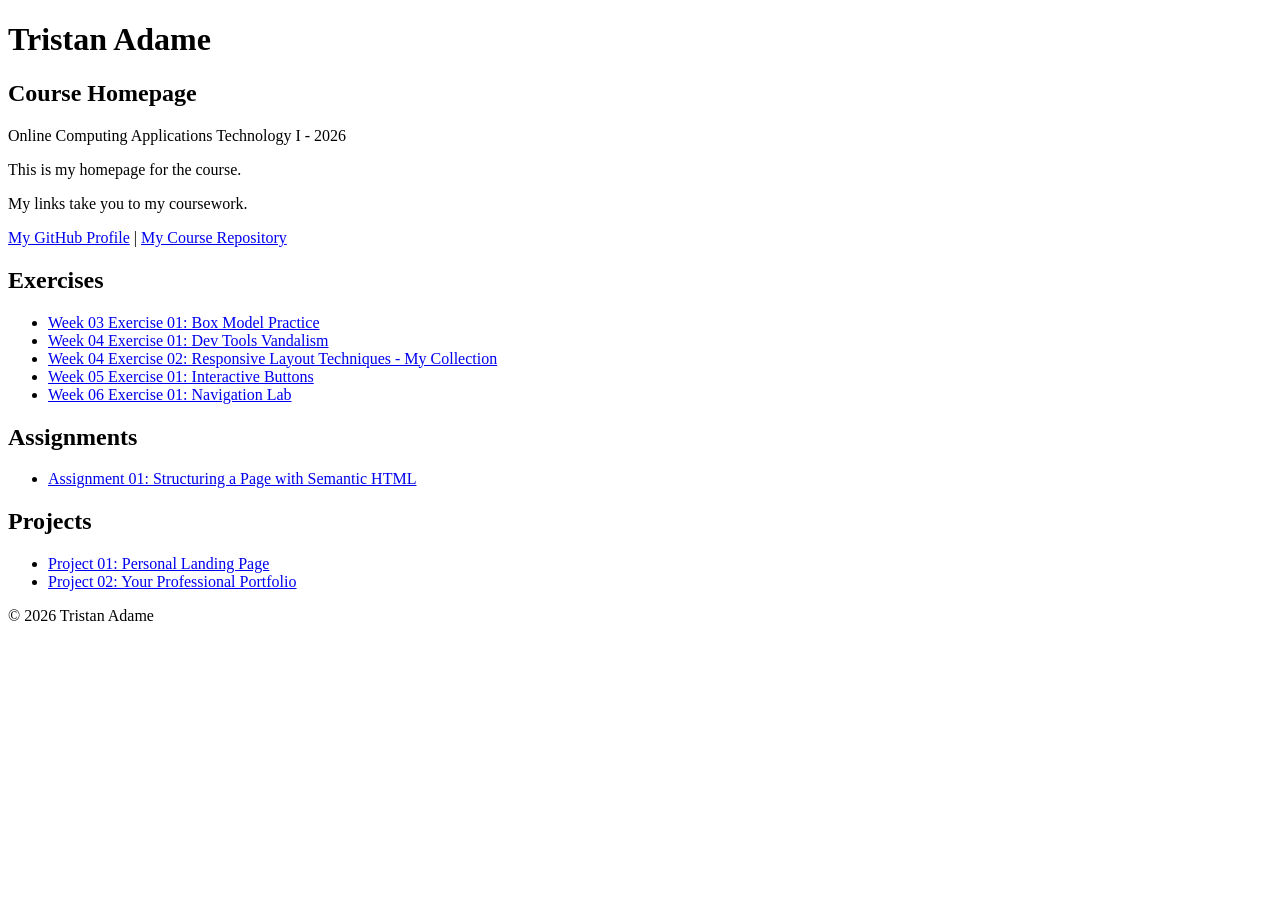
<file: index.html>
<!DOCTYPE html>

<!--

INSTRUCTIONS: HOW TO CHANGE THIS PAGE:

1. Change "Student Name" in the title above to your real name.

2. Change "Your Name" in the big heading below to your real name.

3. Change "your-username" to your real GitHub username in both links.

4. Change "your-repo-name" to the name of this repository.

5. Change "Course Name" to the name of your class.

6. Change "Semester Year" to match when you are taking this class.

7. Add links to your work:
    - Find the words that say "Exercise 01", "Assignment 01", etc.
    - Between the quote marks in href="", put the relative link to your work in the subfolder. You can simply link to the subfolder name. Take a look at the example folders and links to see how to do this.
    - For work not yet started/completed, you can leave the href="" blank until you are ready.
    - Change the words "Exercise 01" to match the name of the exercise. Do the same for assignments and projects. If you add your discussion posts, do the same for them.
    - Do this for each piece of work you finish.

8. You can add more links by copying a whole line like this:
    <li><a href="">New Work Name</a></li>
    Then paste it below the last one in that section.

9. Save your changes and push to GitHub when you are done. Remember you can use GitHub Desktop to help you with this.

Remember: During the course, if you want, you can style your homepage to introduce your own style and aesthetics. To start, keep this page simple and plain. This is just a template to get you started. Embrace the handcrafted approach to web design and development: change things to make them your own.

Remember: You must have a GitHub account, a new GitHub repository for this course, and this file (index.html) in that repository. 

Remember: You must create subfolders for each piece of coursework as the semester progresses.

-->

<html lang="en">
    <head>
        <meta charset="UTF-8" />
        <title>Course Homepage template</title>
        <meta charset="UTF-8" />
        <meta name="viewport" content="width=device-width, initial-scale=1.0" />
        <title>Tristan Adame - Course Homepage</title>
    </head>

    <body>
        <header>
            <h1>Tristan Adame</h1>
            <h2>Course Homepage</h2>
            <p>Online Computing Applications Technology I - 2026</p>
            <p>This is my homepage for the course.</p>
            <p>My links take you to my coursework.</p>
            <nav>
                <a href="https://github.com/tristaad">My GitHub Profile</a>
                |
                <a href="https://github.com/tristaad/-project-01-">
                    My Course Repository
                </a>
            </nav>
        </header>

        <main>
            <section>
                <h2>Exercises</h2>
                <ul>
                    <li>
                        <a href="week-03-exercise-01/">
                            Week 03 Exercise 01: Box Model Practice
                        </a>
                    </li>
                    <li>
                        <a href="week-04-exercise-01/">
                            Week 04 Exercise 01: Dev Tools Vandalism
                        </a>
                    </li>
                    <li>
                        <a href="week-04-exercise-02/">
                            Week 04 Exercise 02: Responsive Layout Techniques - My Collection
                        </a>
                    </li>
                    <li>
                        <a href="week-05-exercise-01/">
                            Week 05 Exercise 01: Interactive Buttons
                        </a>
                    </li>
                    <li>
                        <a href="week-06-exercise-01/">
                            Week 06 Exercise 01: Navigation Lab
                        </a>
                    </li>
                </ul>
            </section>

            <section>
                <h2>Assignments</h2>
                <ul>
                    <li>
                        <a href="assignment-01/index.html">
                            Assignment 01: Structuring a Page with Semantic HTML
                        </a>
                    </li>
                </ul>
            </section>

            <section>
                <h2>Projects</h2>
                <ul>
                    <li>
                        <a href="project-01/">
                            Project 01: Personal Landing Page
                        </a>
                    </li>
                    <li>
                        <a href="./project-02/">
                            Project 02: Your Professional Portfolio
                        </a>
                    </li>
                </ul>
            </section>
        </main>

        <footer>
            <p>&copy; 2026 Tristan Adame</p>
        </footer>
    </body>
</html>
</file>
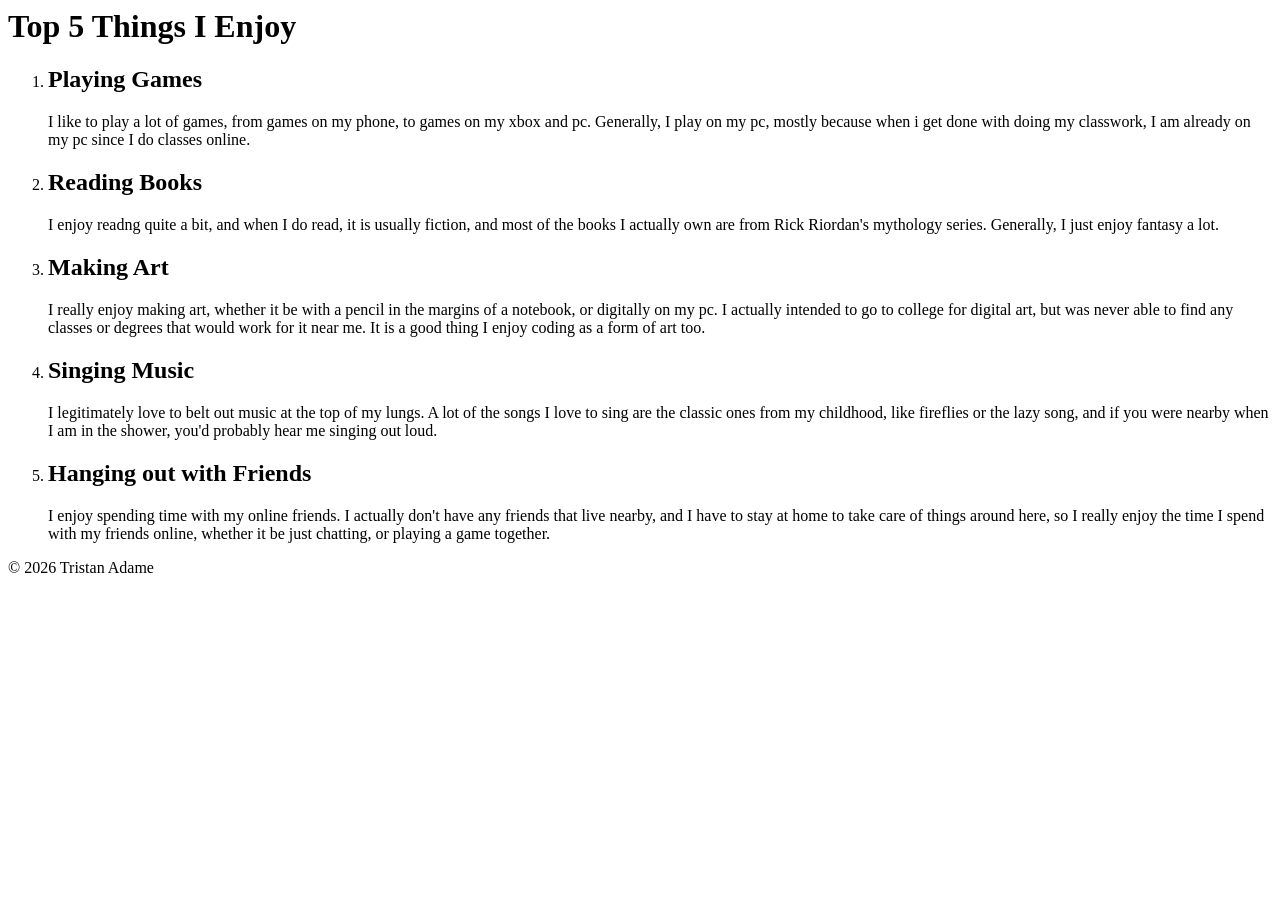
<file: assignment-01/index.html>
<html>
    <head>
        <title>assignment-01 - Tristan Adame</title>
    </head>

    <header>
        <h1>Top 5 Things I Enjoy</h1>
    </header>

    <main>
        <ol>
            <li><h2>Playing Games</h2><p>I like to play a lot of games, from games on my phone, to games on my xbox and pc. Generally, I play on my pc, mostly because when i get done with doing my classwork, I am already on my pc since I do classes online.</p></li>
            <li><h2>Reading Books</h2><p>I enjoy readng quite a bit, and when I do read, it is usually fiction, and most of the books I actually own are from Rick Riordan's mythology series. Generally, I just enjoy fantasy a lot.</p></li>
            <li><h2>Making Art</h2><p>I really enjoy making art, whether it be with a pencil in the margins of a notebook, or digitally on my pc. I actually intended to go to college for digital art, but was never able to find any classes or degrees that would work for it near me. It is a good thing I enjoy coding as a form of art too.</p></li>
            <li><h2>Singing Music</h2><p>I legitimately love to belt out music at the top of my lungs. A lot of the songs I love to sing are the classic ones from my childhood, like fireflies or the lazy song, and if you were nearby when I am in the shower, you'd probably hear me singing out loud.</p></li>
            <li><h2>Hanging out with Friends</h2><p>I enjoy spending time with my online friends. I actually don't have any friends that live nearby, and I have to stay at home to take care of things around here, so I really enjoy the time I spend with my friends online, whether it be just chatting, or playing a game together.</p></li>
        </ol>
    </main>

    <footer>
        <p>&copy; 2026 Tristan Adame</p>
    </footer>
</html>
</file>
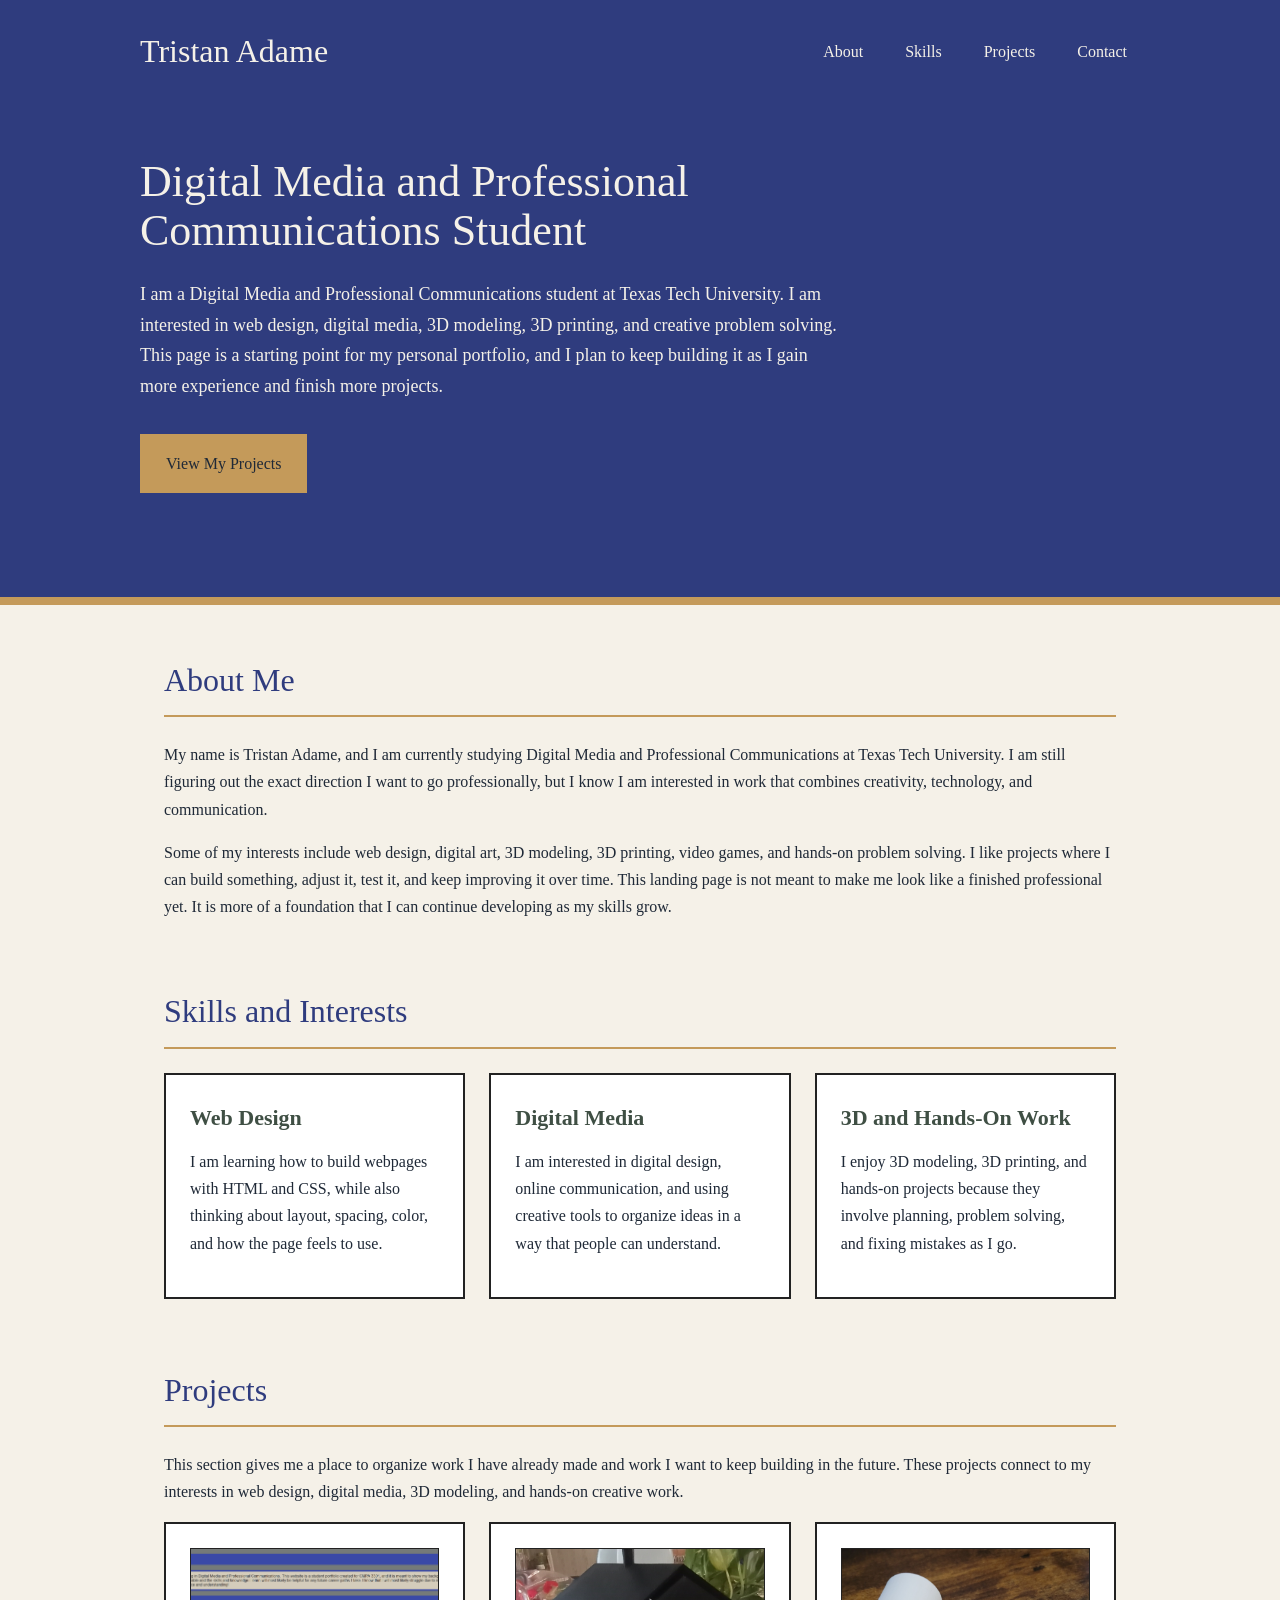
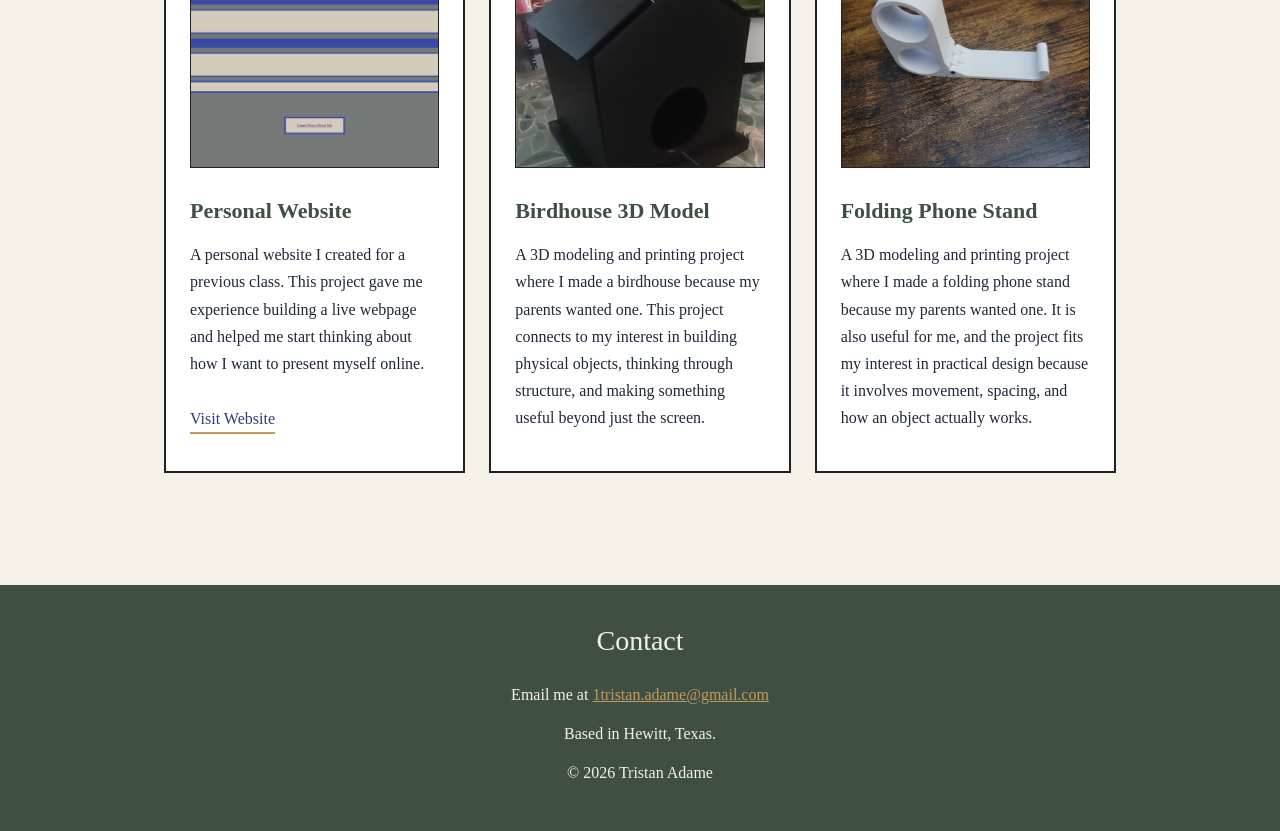
<file: project-01/index.html>
<!DOCTYPE html>
<html lang="en">
    <head>
        <meta charset="UTF-8">
        <meta name="viewport" content="width=device-width, initial-scale=1.0">
        <title>Tristan Adame - Personal Landing Page</title>
        <link rel="stylesheet" href="style.css">
    </head>

    <body>
        <header>
            <nav class="page-navigation">
                <h1>Tristan Adame</h1>

                <ul>
                    <li><a href="#about">About</a></li>
                    <li><a href="#skills">Skills</a></li>
                    <li><a href="#projects">Projects</a></li>
                    <li><a href="#contact">Contact</a></li>
                </ul>
            </nav>

            <section class="intro-section">
                <div class="intro-text">
                    <h2>Digital Media and Professional Communications Student</h2>
                    <p>
                        I am a Digital Media and Professional Communications student at Texas Tech University. I am interested in web design, digital media, 3D modeling, 3D printing, and creative problem solving. This page is a starting point for my personal portfolio, and I plan to keep building it as I gain more experience and finish more projects.
                    </p>
                    <a class="main-button" href="#projects">View My Projects</a>
                </div>
            </section>
        </header>

        <main>
            <section id="about" class="page-section">
                <h2>About Me</h2>

                <p>
                    My name is Tristan Adame, and I am currently studying Digital Media and Professional Communications at Texas Tech University. I am still figuring out the exact direction I want to go professionally, but I know I am interested in work that combines creativity, technology, and communication.
                </p>

                <p>
                    Some of my interests include web design, digital art, 3D modeling, 3D printing, video games, and hands-on problem solving. I like projects where I can build something, adjust it, test it, and keep improving it over time. This landing page is not meant to make me look like a finished professional yet. It is more of a foundation that I can continue developing as my skills grow.
                </p>
            </section>

            <section id="skills" class="page-section">
                <h2>Skills and Interests</h2>

                <div class="skill-list">
                    <article class="skill-card">
                        <h3>Web Design</h3>
                        <p>
                            I am learning how to build webpages with HTML and CSS, while also thinking about layout, spacing, color, and how the page feels to use.
                        </p>
                    </article>

                    <article class="skill-card">
                        <h3>Digital Media</h3>
                        <p>
                            I am interested in digital design, online communication, and using creative tools to organize ideas in a way that people can understand.
                        </p>
                    </article>

                    <article class="skill-card">
                        <h3>3D and Hands-On Work</h3>
                        <p>
                            I enjoy 3D modeling, 3D printing, and hands-on projects because they involve planning, problem solving, and fixing mistakes as I go.
                        </p>
                    </article>
                </div>
            </section>

            <section id="projects" class="page-section">
                <h2>Projects</h2>

                <p>
                    This section gives me a place to organize work I have already made and work I want to keep building in the future. These projects connect to my interests in web design, digital media, 3D modeling, and hands-on creative work.
                </p>

                <div class="project-list">
                    <article class="project-card">
                        <img src="personal-website-screenshot.png" alt="Screenshot of my previous personal website">
                        <h3>Personal Website</h3>
                        <p>
                            A personal website I created for a previous class. This project gave me experience building a live webpage and helped me start thinking about how I want to present myself online.
                        </p>
                        <a class="project-link" href="https://tristaad.github.io/">Visit Website</a>
                    </article>

                    <article class="project-card">
                        <img src="bird-house.jpg" alt="A black 3D printed birdhouse">
                        <h3>Birdhouse 3D Model</h3>
                        <p>
                            A 3D modeling and printing project where I made a birdhouse because my parents wanted one. This project connects to my interest in building physical objects, thinking through structure, and making something useful beyond just the screen.
                        </p>
                    </article>

                    <article class="project-card">
                        <img src="folding-phone-stand.jpg" alt="A white 3D printed folding phone stand">
                        <h3>Folding Phone Stand</h3>
                        <p>
                            A 3D modeling and printing project where I made a folding phone stand because my parents wanted one. It is also useful for me, and the project fits my interest in practical design because it involves movement, spacing, and how an object actually works.
                        </p>
                    </article>
                </div>
            </section>
        </main>

        <footer id="contact">
            <h2>Contact</h2>

            <p>
                Email me at <a href="mailto:1tristan.adame@gmail.com">1tristan.adame@gmail.com</a>
            </p>

            <p>
                Based in Hewitt, Texas.
            </p>

            <p>
                &copy; 2026 Tristan Adame
            </p>
        </footer>
    </body>
</html>
</file>
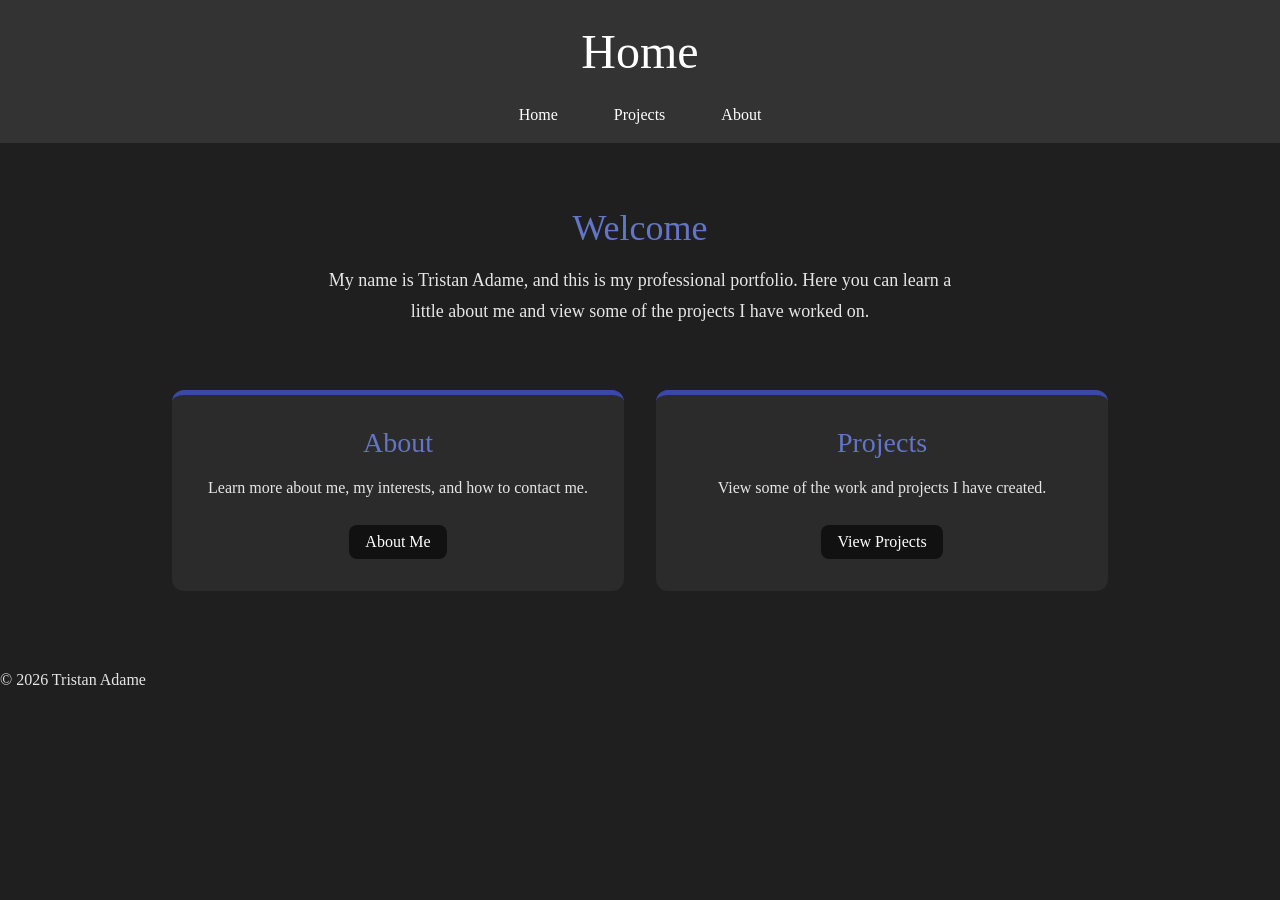
<file: project-02/index.html>
<!DOCTYPE html>
<html lang="en">

<head>
  <meta charset="UTF-8">
  <meta name="viewport" content="width=device-width, initial-scale=1.0">
  <title>Professional Portfolio - Home</title>
  <link rel="stylesheet" href="style.css">
</head>

<body>
    <header class="page-header">
        <div class="page-title">
            <h1>Home</h1>
        </div>
    </header>

    <nav class="main-navigation">
        <ul>
            <li><a href="index.html">Home</a></li>
            <li><a href="projects/projects.html">Projects</a></li>
            <li><a href="about/about.html">About</a></li>
        </ul>
    </nav>

    <main>
        <section class="home-intro">
            <h2>Welcome</h2>

            <p>
                My name is Tristan Adame, and this is my professional portfolio. 
                Here you can learn a little about me and view some of the projects I have worked on.
            </p>
        </section>

        <section class="home-options">
            <div class="home-option">
                <h2>About</h2>
                <p>Learn more about me, my interests, and how to contact me.</p>
                <a href="about/about.html">About Me</a>
            </div>

            <div class="home-option">
                <h2>Projects</h2>
                <p>View some of the work and projects I have created.</p>
                <a href="projects/projects.html">View Projects</a>
            </div>
        </section>
    </main>
    
    <footer>
        <p>&copy; 2026 Tristan Adame</p>
    </footer>
</body>

</html>
</file>
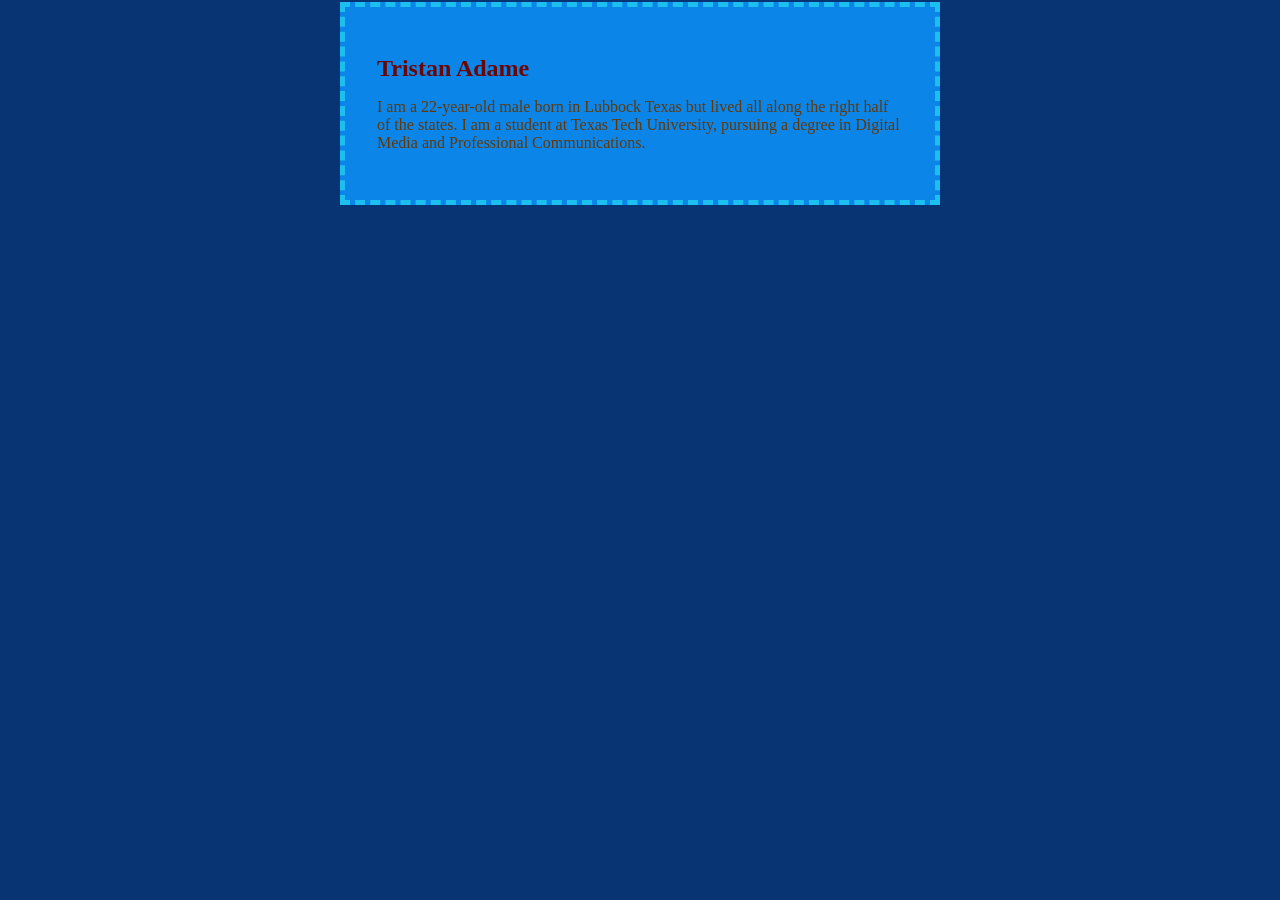
<file: week-03-exercise-01/index.html>
<!DOCTYPE html>
<html>
    <head>
        <title>Tristan Adame</title>
        <link rel="stylesheet" href="style.css">
    </head>
    <body>
        <div class="card">
            <h1>Tristan Adame</h1>
            <p>I am a 22-year-old male born in Lubbock Texas but lived all along the right half of the states. I am a student at Texas Tech University, pursuing a degree in Digital Media and Professional Communications.</p>
        </div>
    </body>
</html>
</file>
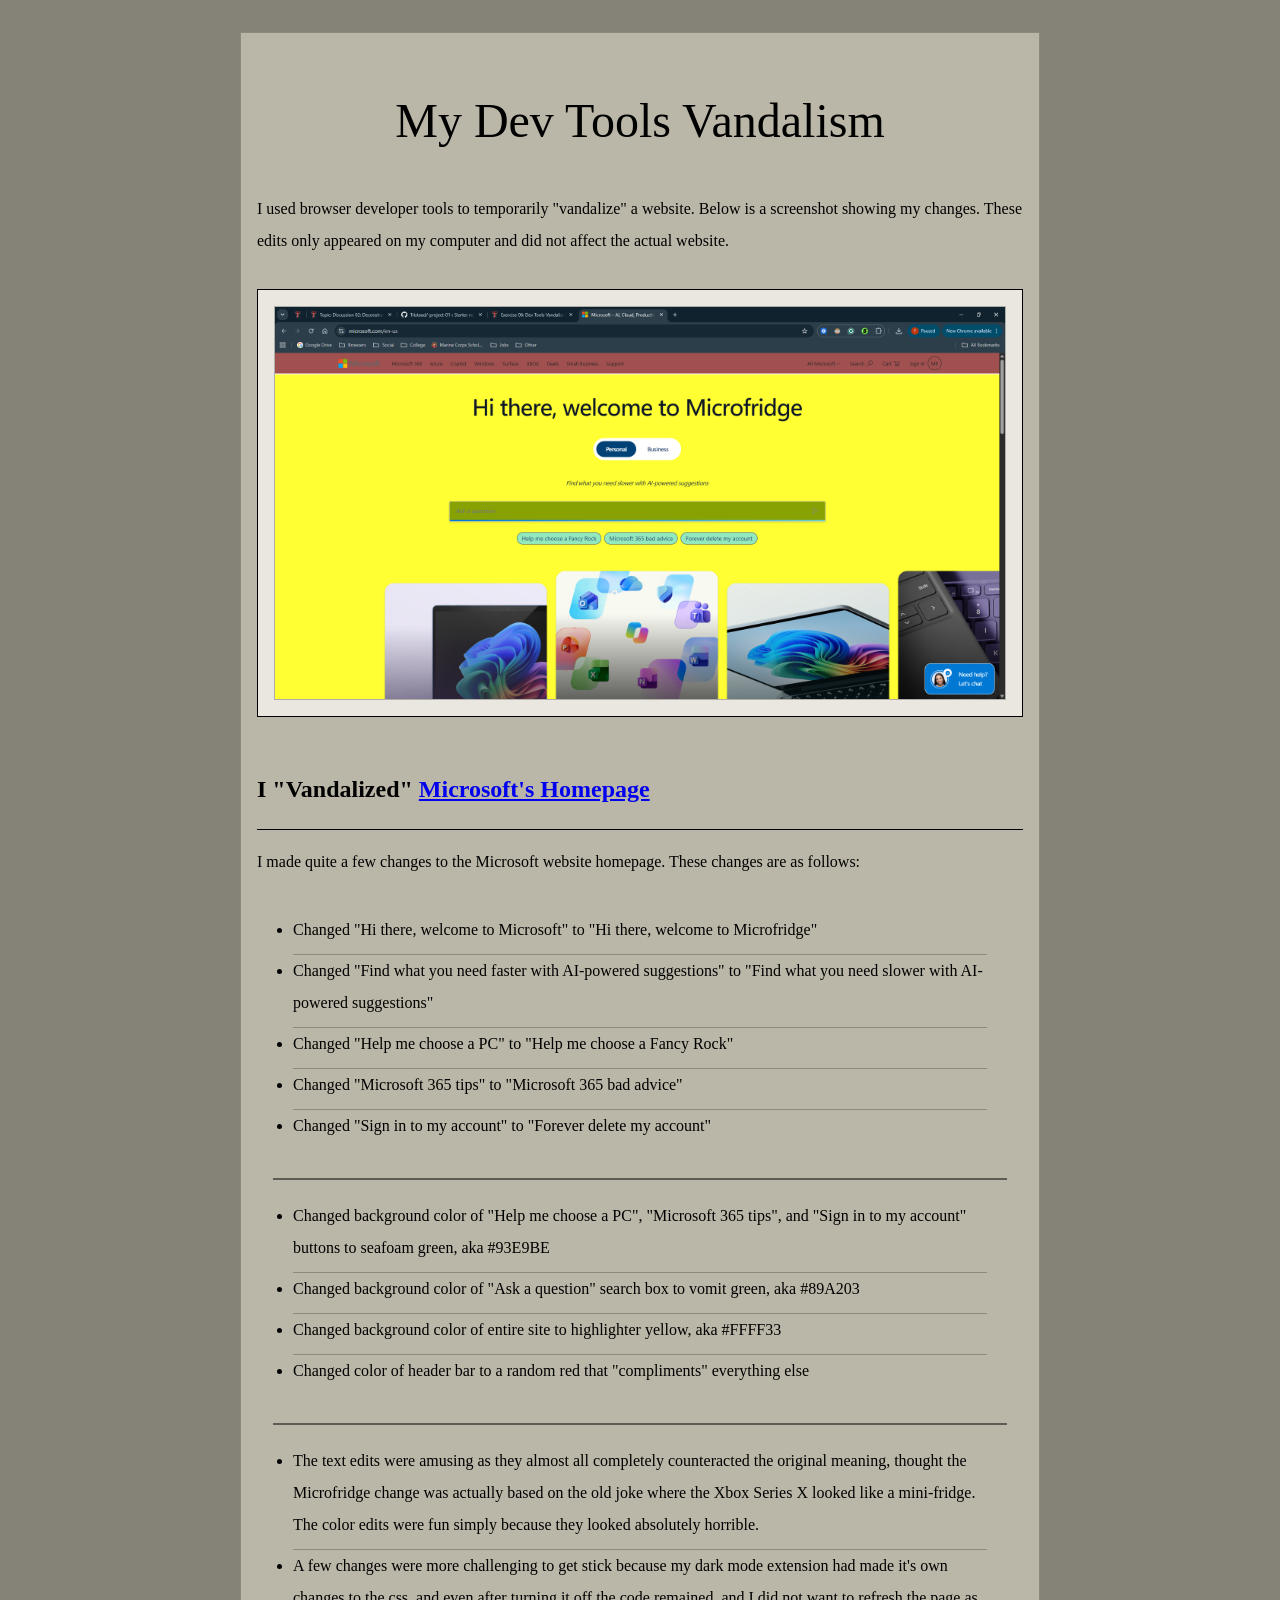
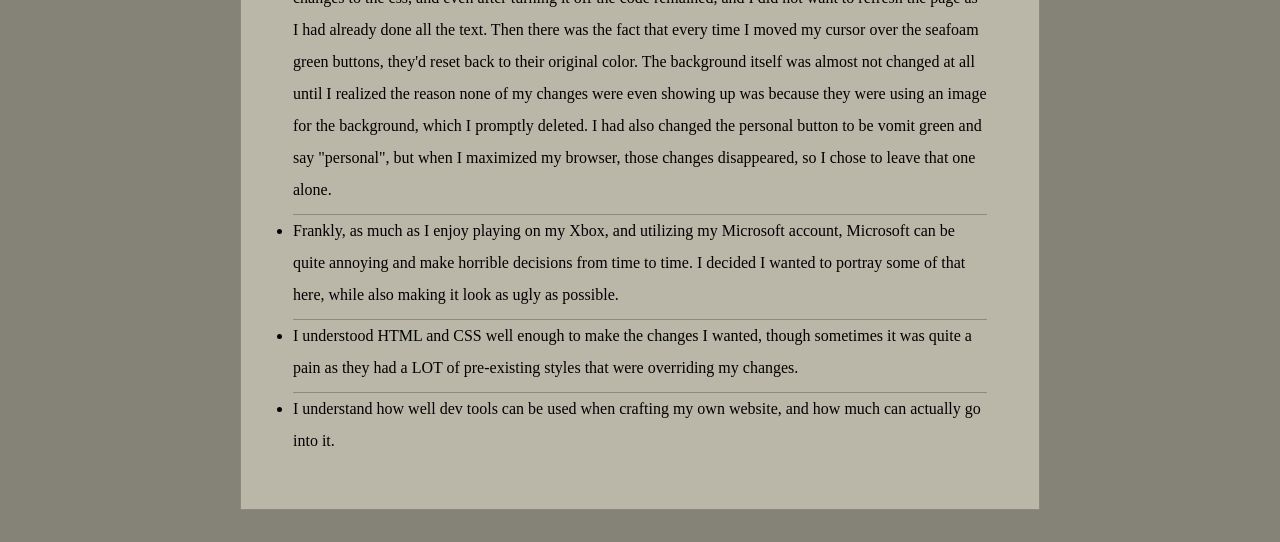
<file: week-04-exercise-01/index.html>
<!DOCTYPE html>
<html lang="en">

<head>
    <meta charset="UTF-8" />
    <meta name="viewport" content="width=device-width, initial-scale=1.0" />
    <title>Week 04 Exercise 01 - My Dev Tools Vandalism</title>
    <link rel="stylesheet" href="./style.css" />
</head>

<body>
    <main>
        <h1>My Dev Tools Vandalism</h1>
        <p>
            I used browser developer tools to temporarily "vandalize" a
            website. Below is a screenshot showing my changes. These edits
            only appeared on my computer and did not affect the actual
            website.
        </p>
        <div class="screenshot-container">
            <!-- 
                IMPORTANT: Update the src attribute below to match your screenshot filename.
                Example: If your screenshot is named "apple-dot-com-but-with-papyrus-font.png", change the line to:
                src="./apple-dot-com-but-with-papyrus-font.png"
            -->
            <img src="devtools-vandalism-screenshot.png" alt="Screenshot of the webpage I vandalized" />
        </div>
        <h2>I "Vandalized" <a href="https://www.microsoft.com">Microsoft's Homepage</a></h2>
        <p>
            I made quite a few changes to the Microsoft website homepage. These changes are as follows:
        <ul>
            <li>Changed "Hi there, welcome to Microsoft" to "Hi there, welcome to Microfridge"
                <li>Changed "Find what you need faster with AI-powered suggestions" to "Find what you need slower with AI-powered suggestions"
                </li>
                <li>Changed "Help me choose a PC" to "Help me choose a Fancy Rock"
                </li>
                <li>Changed "Microsoft 365 tips" to "Microsoft 365 bad advice"
                </li>
                <li>Changed "Sign in to my account" to "Forever delete my account"
                </li>
            </li>
        </ul>

        <ul>
            <li>Changed background color of "Help me choose a PC", "Microsoft 365 tips", and "Sign in to my account" buttons to seafoam green, aka #93E9BE
                <li>Changed background color of "Ask a question" search box to vomit green, aka #89A203
                </li>
                <li>Changed background color of entire site to highlighter yellow, aka #FFFF33
                </li>
                <li>Changed color of header bar to a random red that "compliments" everything else
                </li>
            </li>
        </ul>
        
        <ul>
            <li>The text edits were amusing as they almost all completely counteracted the original meaning, thought the Microfridge change was actually based on the old joke where the Xbox Series X looked like a mini-fridge. The color edits were fun simply because they looked absolutely horrible.
            </li>
            <li>A few changes were more challenging to get stick because my dark mode extension had made it's own changes to the css, and even after turning it off the code remained, and I did not want to refresh the page as I had already done all the text. Then there was the fact that every time I moved my cursor over the seafoam green buttons, they'd reset back to their original color. The background itself was almost not changed at all until I realized the reason none of my changes were even showing up was because they were using an image for the background, which I promptly deleted. I had also changed the personal button to be vomit green and say "personal", but when I maximized my browser, those changes disappeared, so I chose to leave that one alone.</li>
            <li>Frankly, as much as I enjoy playing on my Xbox, and utilizing my Microsoft account, Microsoft can be quite annoying and make horrible decisions from time to time. I decided I wanted to portray some of that here, while also making it look as ugly as possible.</li>
            <li>I understood HTML and CSS well enough to make the changes I wanted, though sometimes it was quite a pain as they had a LOT of pre-existing styles that were overriding my changes.</li>
            <li>I understand how well dev tools can be used when crafting my own website, and how much can actually go into it.</li>
        </ul>
        </p>
    </main>
</body>

</html>
</file>
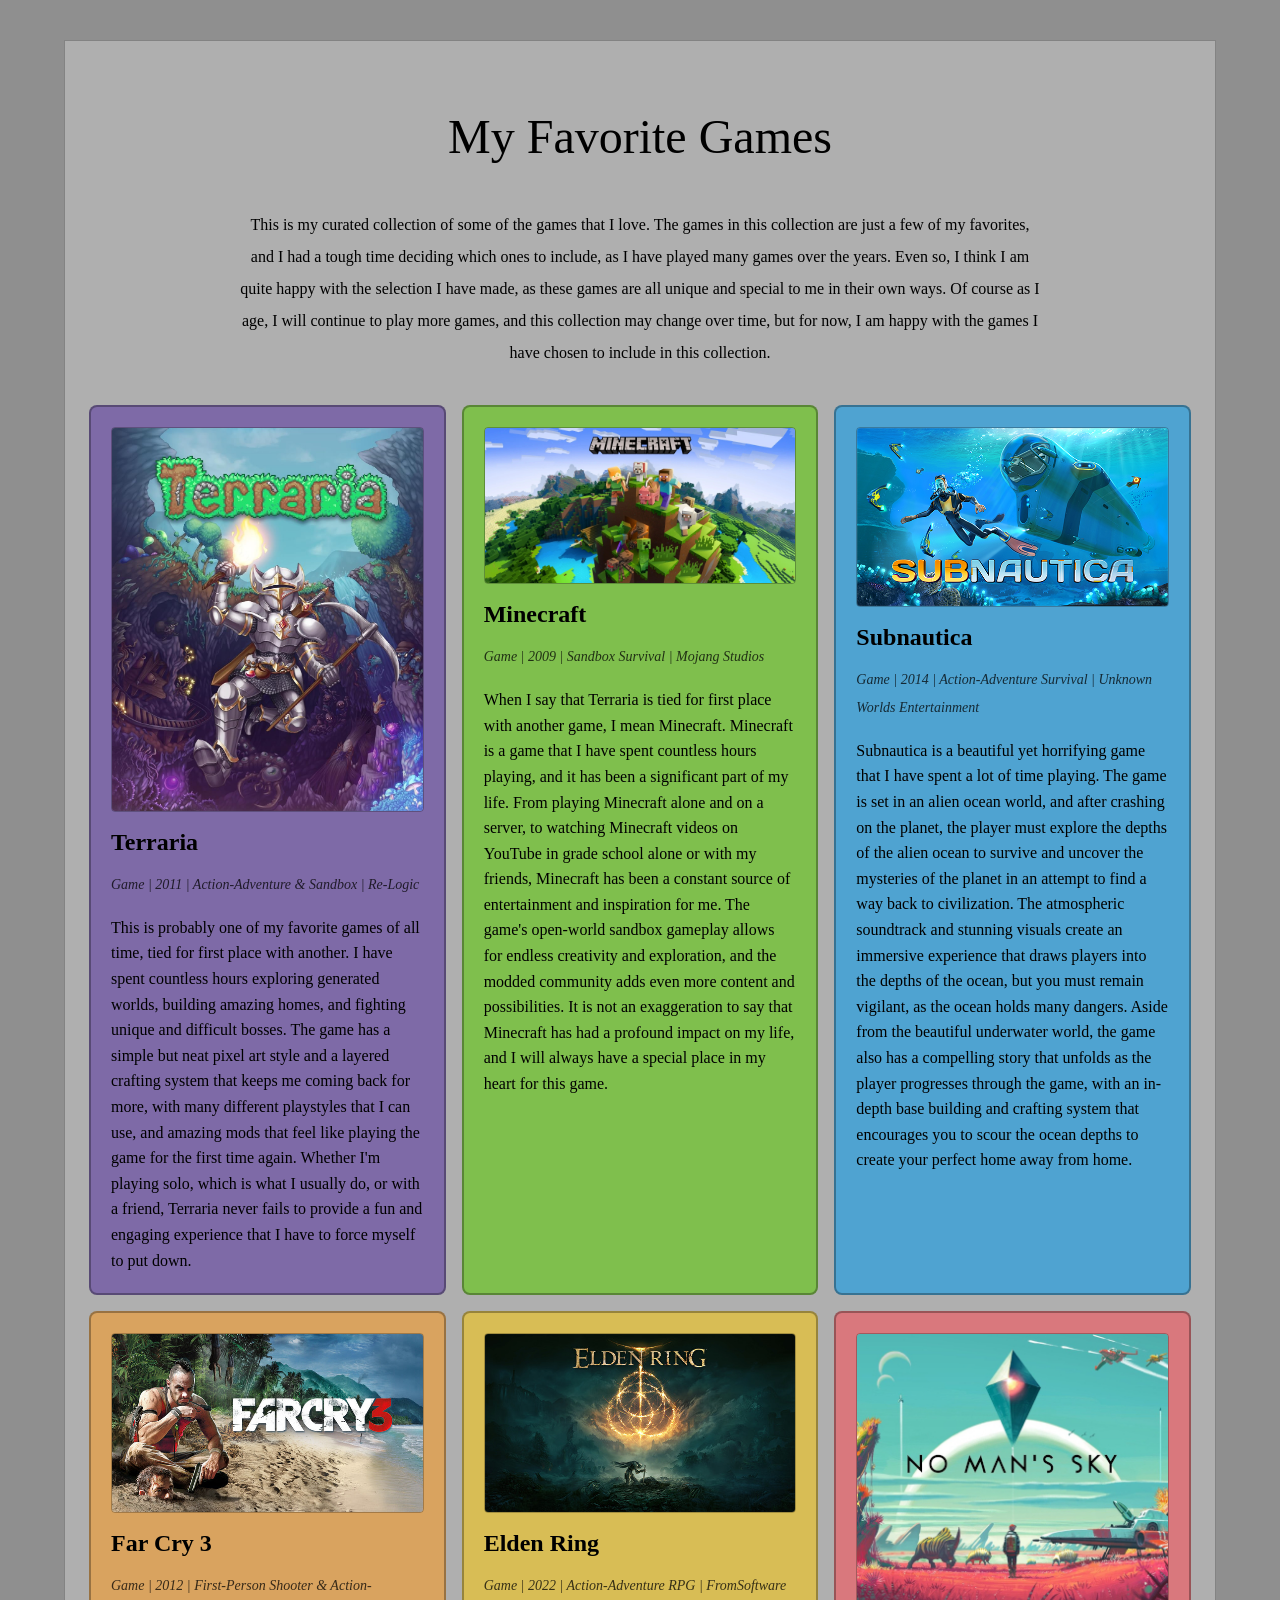
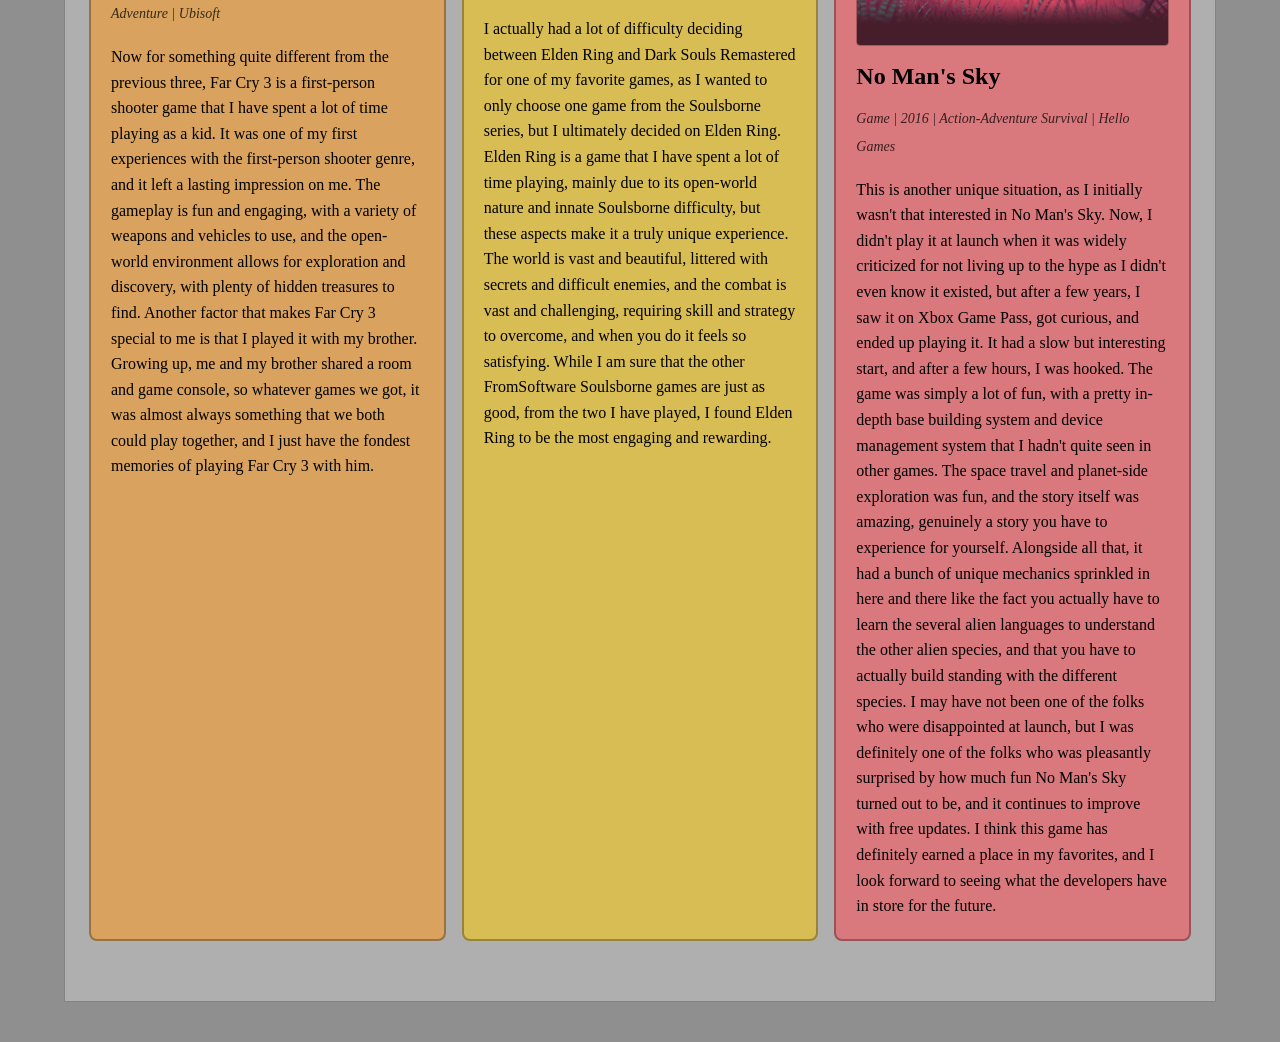
<file: week-04-exercise-02/index.html>
<!DOCTYPE html>
<html lang="en">

<head>
    <meta charset="UTF-8" />
    <meta name="viewport" content="width=device-width, initial-scale=1.0" />
    <title>Week 04 Exercise 02 - My Collection</title>
    <link rel="stylesheet" href="./style.css" />
</head>

<body>
    <main>
        <h1>My Favorite Games</h1>
        <!-- 
            SAMPLE OVERVIEW TEXT
            Replace this entire paragraph with your own description.
            How do you think about your collection? Write that out here.
            P.S. Please use your own words. Be yourself.
        -->
        <p>
            This is my curated collection of some of the games that I love. 
            The games in this collection are just a few of my favorites, and I had a tough time deciding which ones to include, as I have played many games over the years. 
            Even so, I think I am quite happy with the selection I have made, as these games are all unique and special to me in their own ways. 
            Of course as I age, I will continue to play more games, and this collection may change over time, but for now, I am happy with the games I have chosen to include in this collection.
        </p>

        <div class="collection-grid">

            <!-- 
                SAMPLE CARD 1
                Replace this entire card with your own item.
                Keep the same structure: image, title, details, description.
            -->
            <div class="collection-card card-slot-1">
                <img src="./game-01-Terraria.jpg" alt="Terraria" />
                <h2>Terraria</h2>
                <p class="details">Game | 2011 | Action-Adventure & Sandbox | Re-Logic</p>
                <p class="description">
                    This is probably one of my favorite games of all time, tied for first place with another. 
                    I have spent countless hours exploring generated worlds, building amazing homes, and fighting unique and difficult bosses. 
                    The game has a simple but neat pixel art style and a layered crafting system that keeps me coming back for more, with many different playstyles that I can use, and amazing mods that feel like playing the game for the first time again. 
                    Whether I'm playing solo, which is what I usually do, or with a friend, Terraria never fails to provide a fun and engaging experience that I have to force myself to put down.
                </p>
            </div>

            <!-- 
                SAMPLE CARD 2
                Replace this entire card with your own item.
                Notice the structure is identical to Sample Card 1.
            -->
            <div class="collection-card card-slot-2">
                <img src="./game-02-Minecraft.jpg" alt="Minecraft" />
                <h2>Minecraft</h2>
                <p class="details">Game | 2009 | Sandbox Survival | Mojang Studios</p>
                <p class="description">
                    When I say that Terraria is tied for first place with another game, I mean Minecraft. 
                    Minecraft is a game that I have spent countless hours playing, and it has been a significant part of my life. 
                    From playing Minecraft alone and on a server, to watching Minecraft videos on YouTube in grade school alone or with my friends, Minecraft has been a constant source of entertainment and inspiration for me. 
                    The game's open-world sandbox gameplay allows for endless creativity and exploration, and the modded community adds even more content and possibilities. 
                    It is not an exaggeration to say that Minecraft has had a profound impact on my life, and I will always have a special place in my heart for this game.
                </p>
            </div>

            <!-- 
                PLACEHOLDER CARD 3
                Complete this card by adding your image, title, details, and description.
            -->
            <div class="collection-card card-slot-3">
                <img src="./game-03-Subnautica.jpg" alt="Subnautica" />
                <h2>Subnautica</h2>
                <p class="details">Game | 2014 | Action-Adventure Survival | Unknown Worlds Entertainment</p>
                <p class="description">
                    Subnautica is a beautiful yet horrifying game that I have spent a lot of time playing. 
                    The game is set in an alien ocean world, and after crashing on the planet, the player must explore the depths of the alien ocean to survive and uncover the mysteries of the planet in an attempt to find a way back to civilization. 
                    The atmospheric soundtrack and stunning visuals create an immersive experience that draws players into the depths of the ocean, but you must remain vigilant, as the ocean holds many dangers. 
                    Aside from the beautiful underwater world, the game also has a compelling story that unfolds as the player progresses through the game, with an in-depth base building and crafting system that encourages you to scour the ocean depths to create your perfect home away from home.
                </p>
            </div>

            <!-- 
                PLACEHOLDER CARD 4
                Complete this card by adding your image, title, details, and description.
            -->
            <div class="collection-card card-slot-4">
                <img src="./game-04-Far-Cry-3.jpg" alt="Far Cry 3" />
                <h2>Far Cry 3</h2>
                <p class="details">Game | 2012 | First-Person Shooter & Action-Adventure | Ubisoft</p>
                <p class="description">
                    Now for something quite different from the previous three, Far Cry 3 is a first-person shooter game that I have spent a lot of time playing as a kid. 
                    It was one of my first experiences with the first-person shooter genre, and it left a lasting impression on me. 
                    The gameplay is fun and engaging, with a variety of weapons and vehicles to use, and the open-world environment allows for exploration and discovery, with plenty of hidden treasures to find. 
                    Another factor that makes Far Cry 3 special to me is that I played it with my brother. 
                    Growing up, me and my brother shared a room and game console, so whatever games we got, it was almost always something that we both could play together, and I just have the fondest memories of playing Far Cry 3 with him.
                </p>
            </div>

            <!-- 
                PLACEHOLDER CARD 5
                Complete this card by adding your image, title, details, and description.
            -->
            <div class="collection-card card-slot-5">
                <img src="./game-05-Elden-Ring.jpg" alt="Elden Ring" />
                <h2>Elden Ring</h2>
                <p class="details">Game | 2022 | Action-Adventure RPG | FromSoftware</p>
                <p class="description">
                    I actually had a lot of difficulty deciding between Elden Ring and Dark Souls Remastered for one of my favorite games, as I wanted to only choose one game from the Soulsborne series, but I ultimately decided on Elden Ring. 
                    Elden Ring is a game that I have spent a lot of time playing, mainly due to its open-world nature and innate Soulsborne difficulty, but these aspects make it a truly unique experience. 
                    The world is vast and beautiful, littered with secrets and difficult enemies, and the combat is vast and challenging, requiring skill and strategy to overcome, and when you do it feels so satisfying. 
                    While I am sure that the other FromSoftware Soulsborne games are just as good, from the two I have played, I found Elden Ring to be the most engaging and rewarding.
                </p>
            </div>

            <!-- 
                PLACEHOLDER CARD 6
                Complete this card by adding your image, title, details, and description.
            -->
            <div class="collection-card card-slot-6">
                <img src="./game-06-No-Mans-Sky.jpg" alt="No Man's Sky" />
                <h2>No Man's Sky</h2>
                <p class="details">Game | 2016 | Action-Adventure Survival | Hello Games</p>
                <p class="description">
                    This is another unique situation, as I initially wasn't that interested in No Man's Sky. 
                    Now, I didn't play it at launch when it was widely criticized for not living up to the hype as I didn't even know it existed, but after a few years, I saw it on Xbox Game Pass, got curious, and ended up playing it. 
                    It had a slow but interesting start, and after a few hours, I was hooked. 
                    The game was simply a lot of fun, with a pretty in-depth base building system and device management system that I hadn't quite seen in other games. 
                    The space travel and planet-side exploration was fun, and the story itself was amazing, genuinely a story you have to experience for yourself. 
                    Alongside all that, it had a bunch of unique mechanics sprinkled in here and there like the fact you actually have to learn the several alien languages to understand the other alien species, and that you have to actually build standing with the different species. 
                    I may have not been one of the folks who were disappointed at launch, but I was definitely one of the folks who was pleasantly surprised by how much fun No Man's Sky turned out to be, and it continues to improve with free updates. 
                    I think this game has definitely earned a place in my favorites, and I look forward to seeing what the developers have in store for the future.
                </p>
            </div>
        </div>
    </main>
</body>

</html>
</file>
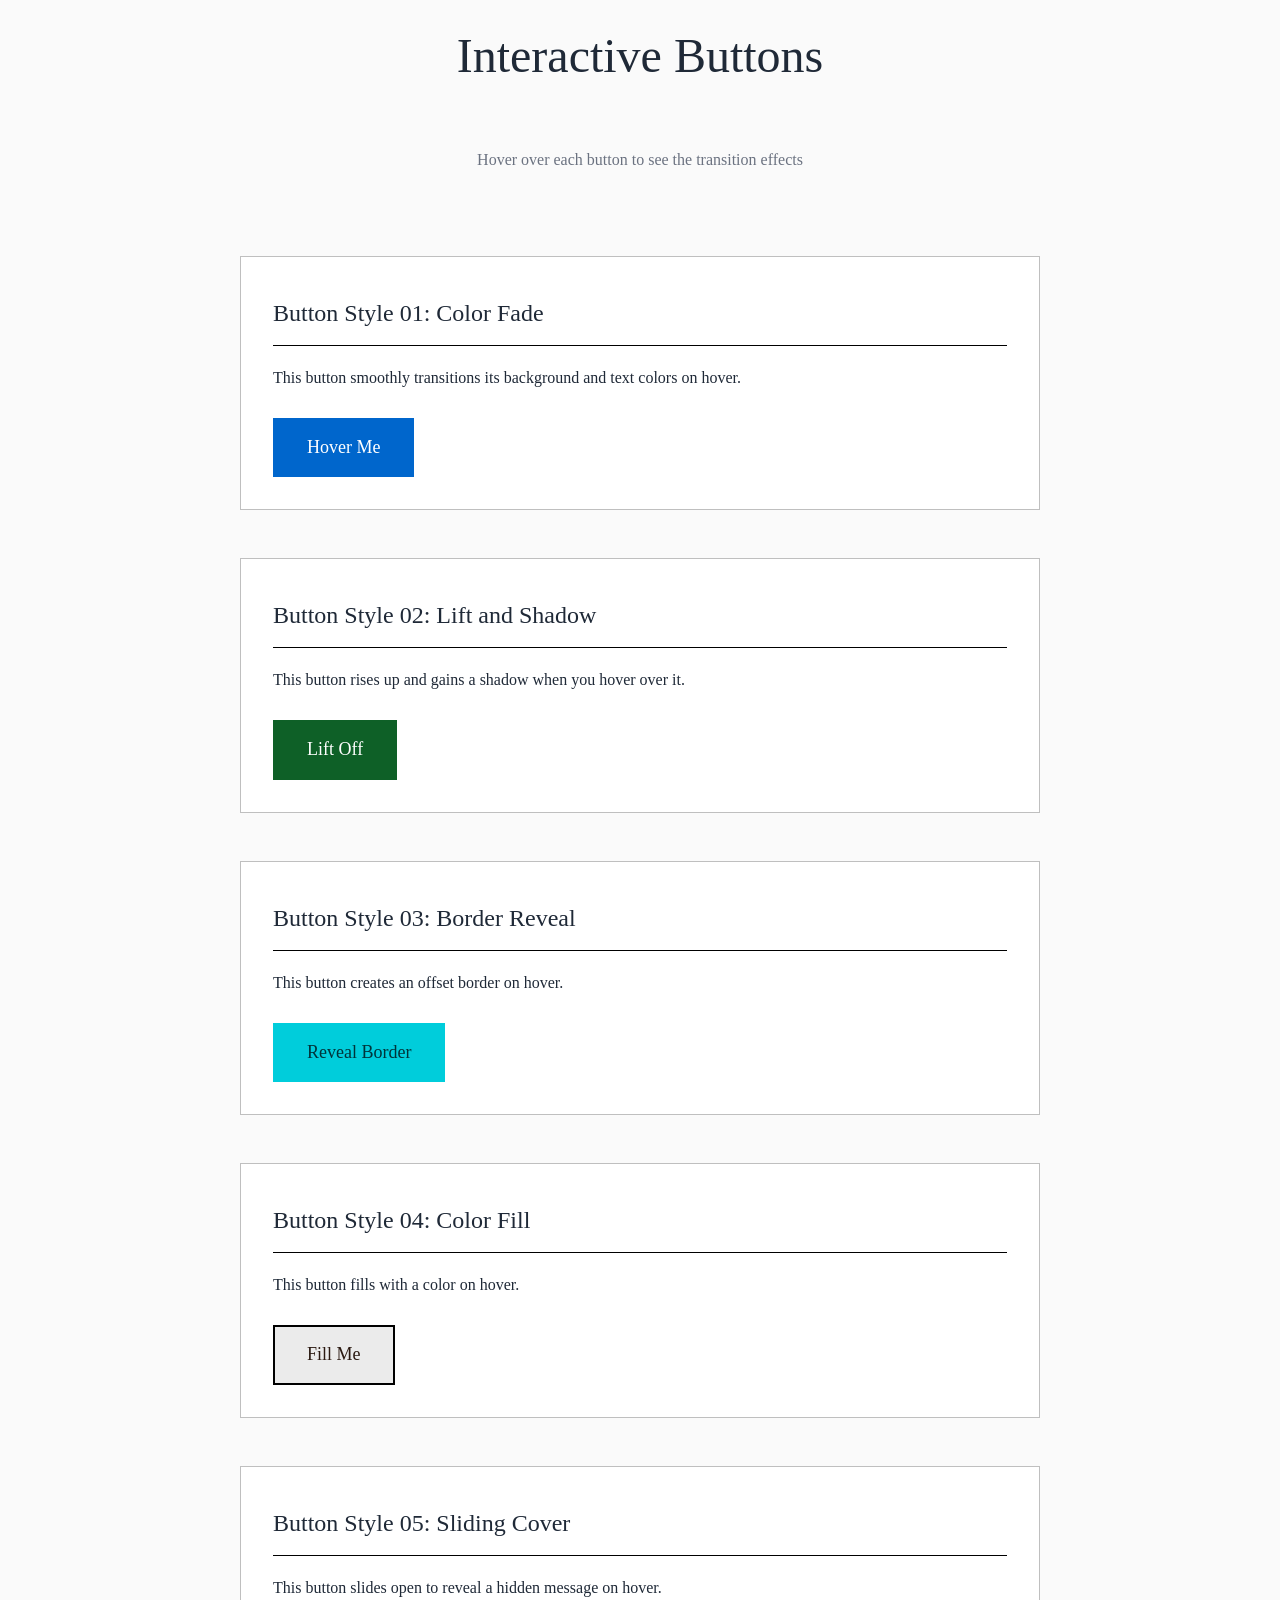
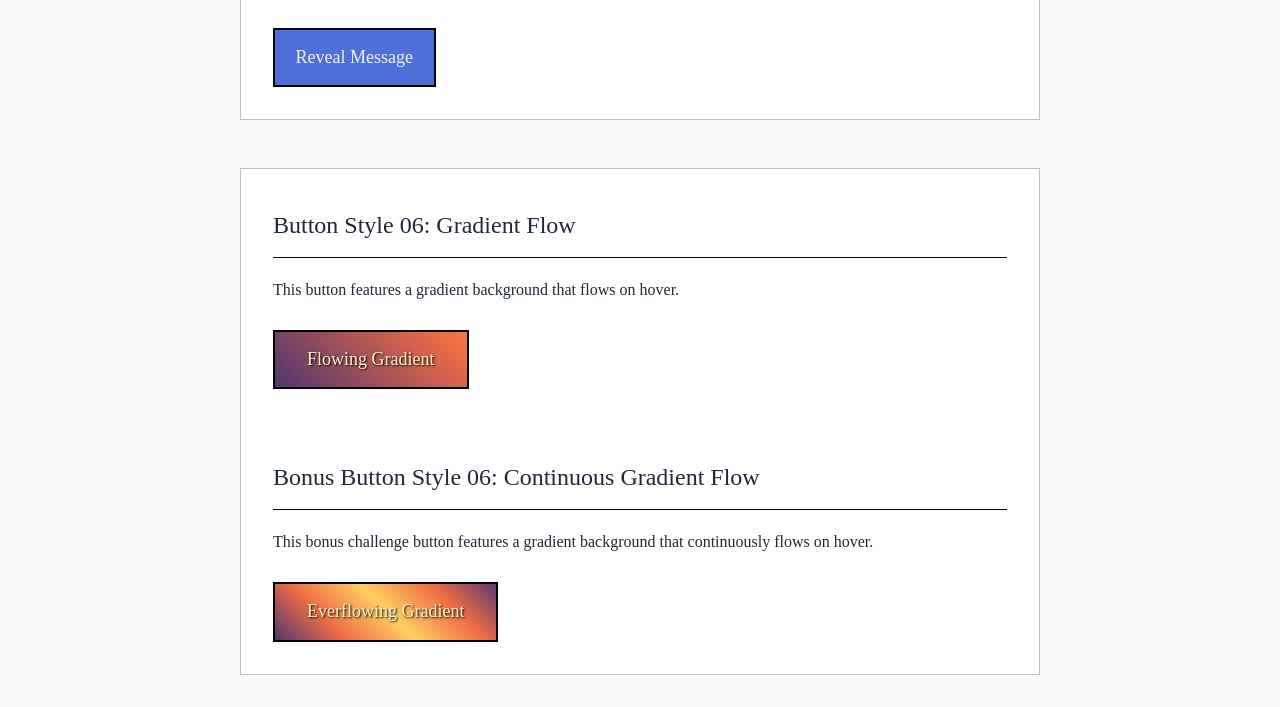
<file: week-05-exercise-01/index.html>
<!DOCTYPE html>
<html lang="en">

<head>
    <meta charset="UTF-8">
    <meta name="viewport" content="width=device-width, initial-scale=1.0">
    <title>Exercises Week 05 Exercise 01: Interactive Buttons</title>
    <link rel="stylesheet" href="./style.css">
</head>

<body>
    <div class="container">
        <h1>Interactive Buttons</h1>
        <p class="subtitle">Hover over each button to see the transition effects</p>

        <section class="button-section">
            <h2>Button Style 01: Color Fade</h2>
            <p>This button smoothly transitions its background and text colors on hover.</p>
            <button class="button-01">Hover Me</button>
        </section>


        <section class="button-section">
            <h2>Button Style 02: Lift and Shadow</h2>
            <p>This button rises up and gains a shadow when you hover over it.</p>
            <button class="button-02">Lift Off</button>
        </section>

        <!-- Here begins the personalized button sections -->
        
        <section class="button-section">
            <h2>Button Style 03: Border Reveal</h2>
            <p>This button creates an offset border on hover.</p>
            <button class="button-03">Reveal Border</button>
        </section>

        <section class="button-section">
            <h2>Button Style 04: Color Fill</h2>
            <p>This button fills with a color on hover.</p>
            <button class="button-04">Fill Me</button>
        </section>

        <section class="button-section">
            <h2>Button Style 05: Sliding Cover</h2>
            <p>This button slides open to reveal a hidden message on hover.</p>
            <button class="button-05">
                Hello World!
                <span class="button-05-cover">Reveal Message</span>
            </button>
        </section>

        <section class="button-section">
            <h2>Button Style 06: Gradient Flow</h2>
            <p>This button features a gradient background that flows on hover.</p>
            <button class="button-06">Flowing Gradient</button>

            <h2 class="bonus-heading">Bonus Button Style 06: Continuous Gradient Flow</h2>
            <p>This bonus challenge button features a gradient background that continuously flows on hover.</p>
            <button class="bonus-button-06">Everflowing Gradient</button>
        </section>

    </div>
</body>

</html>
</file>
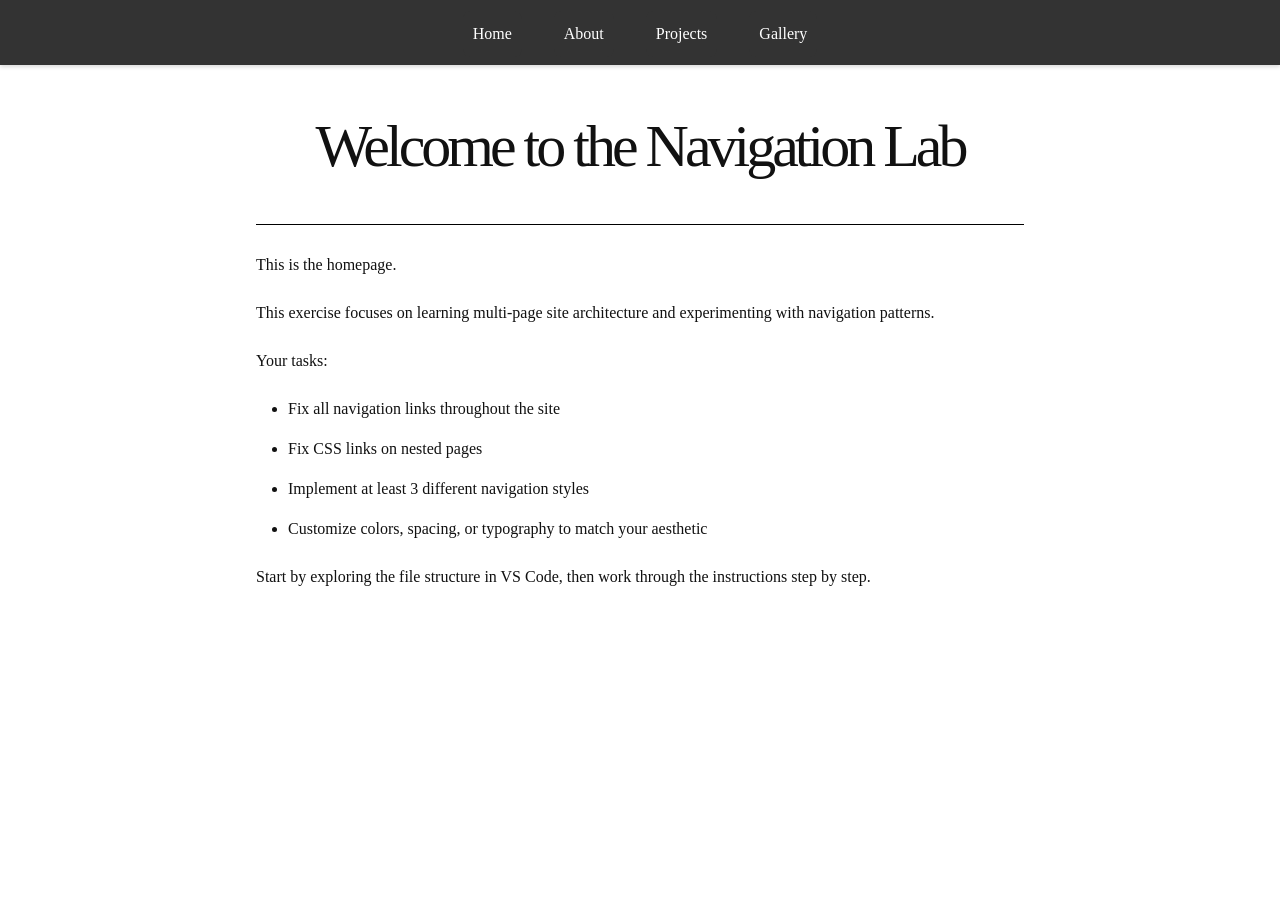
<file: week-06-exercise-01/index.html>
<!DOCTYPE html>
<html lang="en">

<head>
  <meta charset="UTF-8">
  <meta name="viewport" content="width=device-width, initial-scale=1.0">
  <title>Navigation Lab - Home</title>
  <link rel="stylesheet" href="css/style.css">
</head>

<body>

  <nav class="nav-horizontal">
    <ul>
      <li><a href="index.html">Home</a></li>
      <li><a href="about.html">About</a></li>
      <li><a href="projects/index.html">Projects</a></li>
      <li><a href="gallery/index.html">Gallery</a></li>
    </ul>
  </nav>

  <main>
    <h1>Welcome to the Navigation Lab</h1>

    <p>This is the homepage.</p>
    <p>This exercise focuses on learning multi-page site architecture and experimenting with navigation patterns.</p>

    <p>Your tasks:</p>
    <ul>
      <li>Fix all navigation links throughout the site</li>
      <li>Fix CSS links on nested pages</li>
      <li>Implement at least 3 different navigation styles</li>
      <li>Customize colors, spacing, or typography to match your aesthetic</li>
    </ul>

    <p>Start by exploring the file structure in VS Code, then work through the instructions step by step.</p>
  </main>

</body>

</html>
</file>
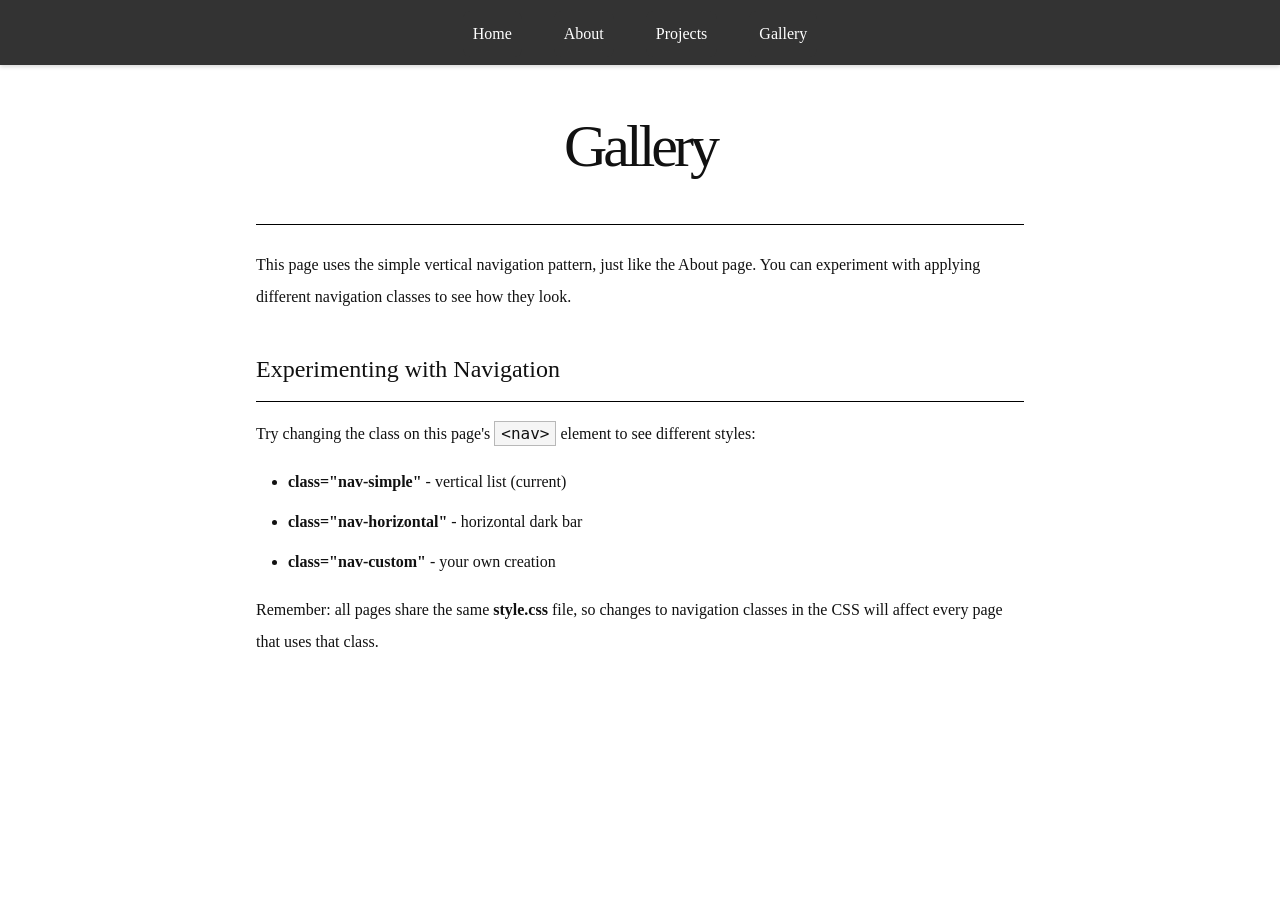
<file: week-06-exercise-01/gallery/index.html>
<!DOCTYPE html>
<html lang="en">

<head>
  <meta charset="UTF-8">
  <meta name="viewport" content="width=device-width, initial-scale=1.0">
  <title>Navigation Lab - Gallery</title>
  <link rel="stylesheet" href="../css/style.css">
</head>

<body>

  <nav class="nav-horizontal">
    <ul>
      <li><a href="../index.html">Home</a></li>
      <li><a href="../about.html">About</a></li>
      <li><a href="../projects/index.html">Projects</a></li>
      <li><a href="index.html">Gallery</a></li>
    </ul>
  </nav>

  <main>
    <h1>Gallery</h1>

    <p>This page uses the simple vertical navigation pattern, just like the About page. You can experiment with applying
      different navigation classes to see how they look.</p>

    <h2>Experimenting with Navigation</h2>

    <p>Try changing the class on this page's <code>&lt;nav&gt;</code> element to see different styles:</p>

    <ul>
      <li><strong>class="nav-simple"</strong> - vertical list (current)</li>
      <li><strong>class="nav-horizontal"</strong> - horizontal dark bar</li>
      <li><strong>class="nav-custom"</strong> - your own creation</li>
    </ul>

    <p>Remember: all pages share the same <strong>style.css</strong> file, so changes to navigation classes in the CSS
      will affect every page that uses that class.</p>
  </main>

</body>

</html>
</file>
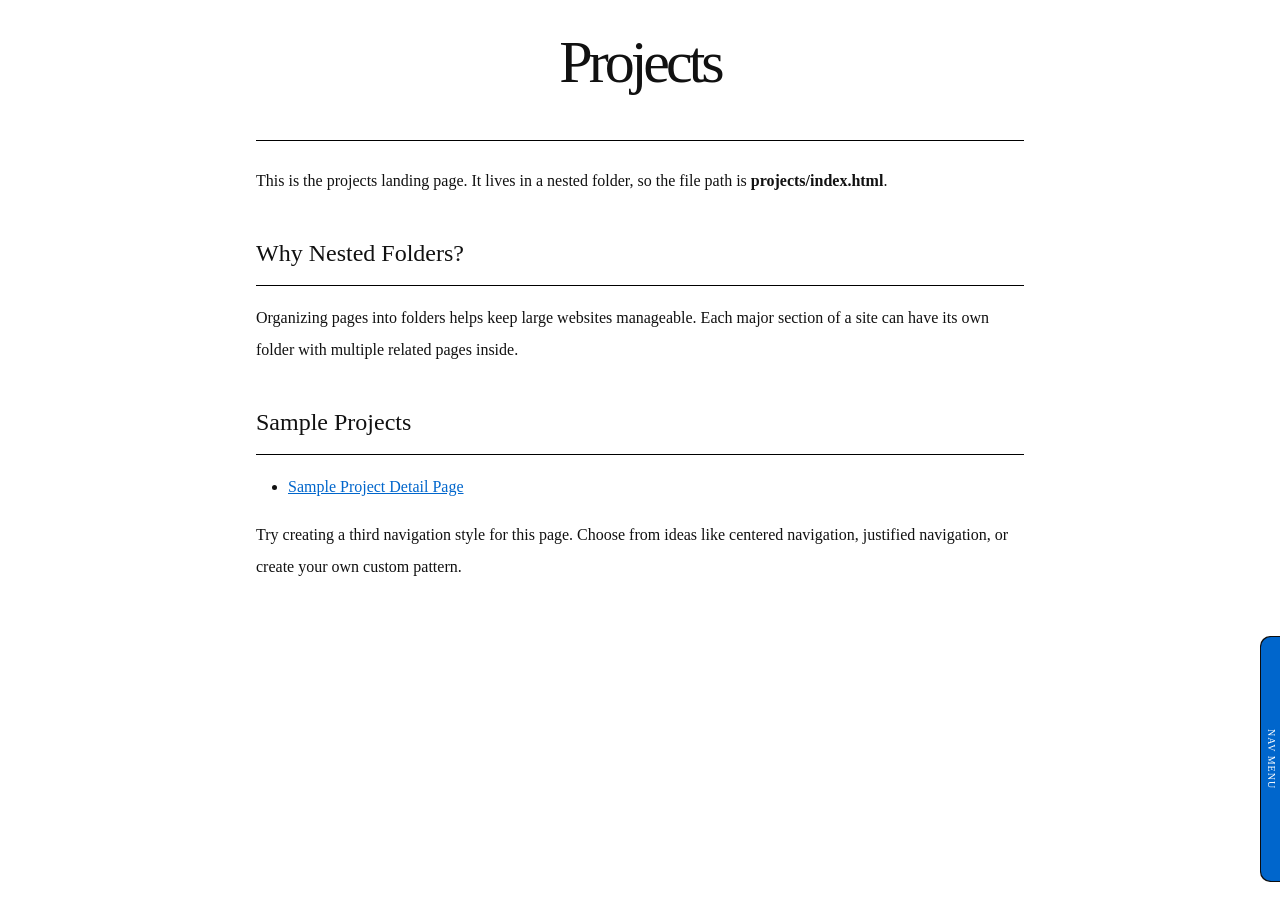
<file: week-06-exercise-01/projects/index.html>
<!DOCTYPE html>
<html lang="en">

<head>
  <meta charset="UTF-8">
  <meta name="viewport" content="width=device-width, initial-scale=1.0">
  <title>Navigation Lab - Projects</title>
  <link rel="stylesheet" href="../css/style.css">
</head>

<body>

  <nav class="floating-nav">
    <div class="menu-label">Nav Menu</div>
    <ul>
      <li><a href="../index.html">Home</a></li>
      <li><a href="../about.html">About</a></li>
      <li><a href="index.html">Projects</a></li>
      <li><a href="../gallery/index.html">Gallery</a></li>
    </ul>
  </nav>

  <main>
    <h1>Projects</h1>

    <p>This is the projects landing page. It lives in a nested folder, so the file path is
      <strong>projects/index.html</strong>.
    </p>

    <h2>Why Nested Folders?</h2>

    <p>Organizing pages into folders helps keep large websites manageable. Each major section of a site can have its own
      folder with multiple related pages inside.</p>

    <h2>Sample Projects</h2>

    <ul>
      <li><a href="project-detail.html">Sample Project Detail Page</a></li>
    </ul>

    <p>Try creating a third navigation style for this page. Choose from ideas like centered navigation, justified
      navigation, or create your own custom pattern.</p>
  </main>

</body>

</html>
</file>
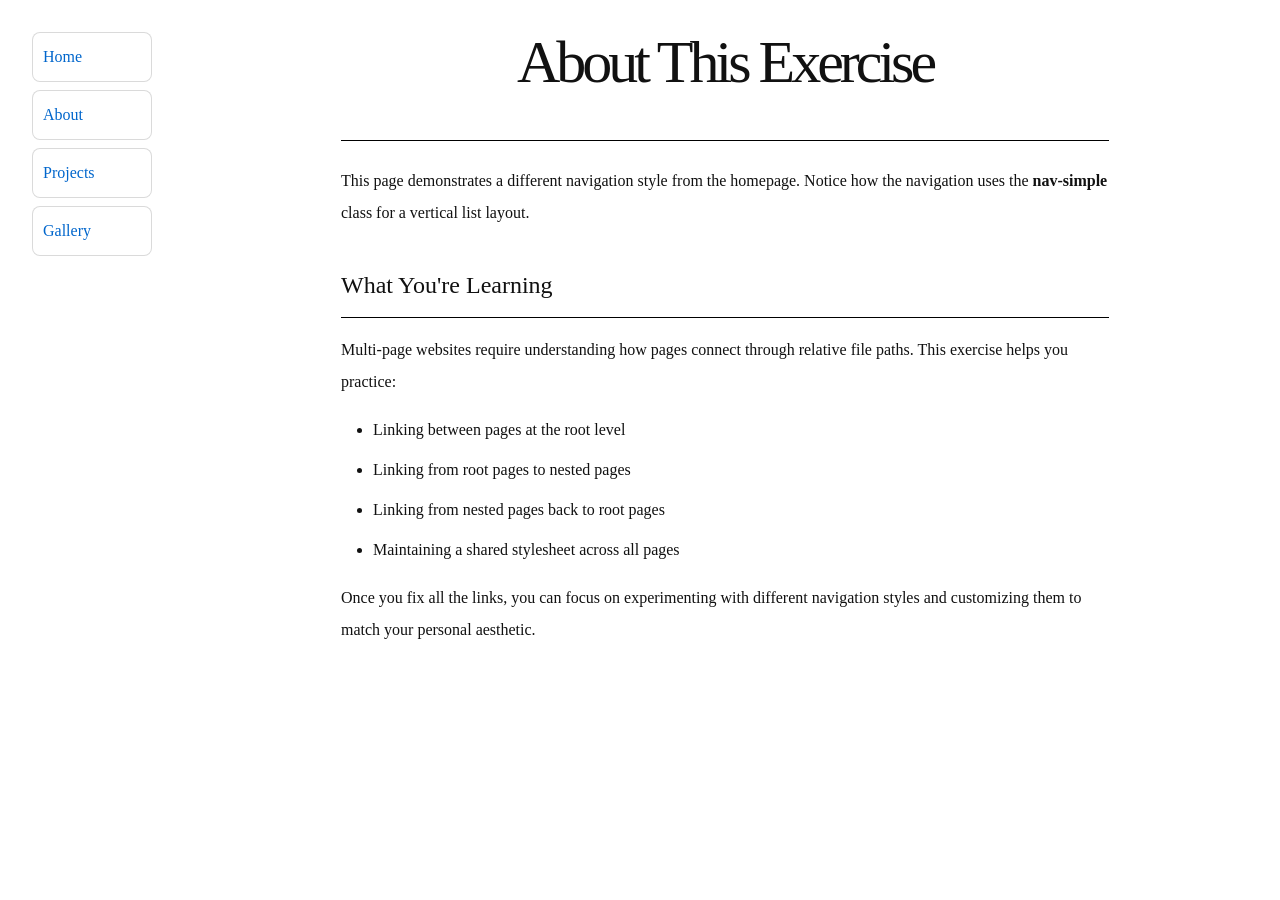
<file: week-06-exercise-01/about.html>
<!DOCTYPE html>
<html lang="en">

<head>
  <meta charset="UTF-8">
  <meta name="viewport" content="width=device-width, initial-scale=1.0">
  <title>Navigation Lab - About</title>
  <link rel="stylesheet" href="css/style.css">
</head>

<body>

  <nav class="nav-simple">
    <ul>
      <li><a href="index.html">Home</a></li>
      <li><a href="about.html">About</a></li>
      <li><a href="projects/index.html">Projects</a></li>
      <li><a href="gallery/index.html">Gallery</a></li>
    </ul>
  </nav>

  <main>
    <h1>About This Exercise</h1>

    <p>This page demonstrates a different navigation style from the homepage. Notice how the navigation uses the
      <strong>nav-simple</strong> class for a vertical list layout.
    </p>

    <h2>What You're Learning</h2>

    <p>Multi-page websites require understanding how pages connect through relative file paths. This exercise helps you
      practice:</p>

    <ul>
      <li>Linking between pages at the root level</li>
      <li>Linking from root pages to nested pages</li>
      <li>Linking from nested pages back to root pages</li>
      <li>Maintaining a shared stylesheet across all pages</li>
    </ul>

    <p>Once you fix all the links, you can focus on experimenting with different navigation styles and customizing them
      to match your personal aesthetic.</p>
  </main>

</body>

</html>
</file>
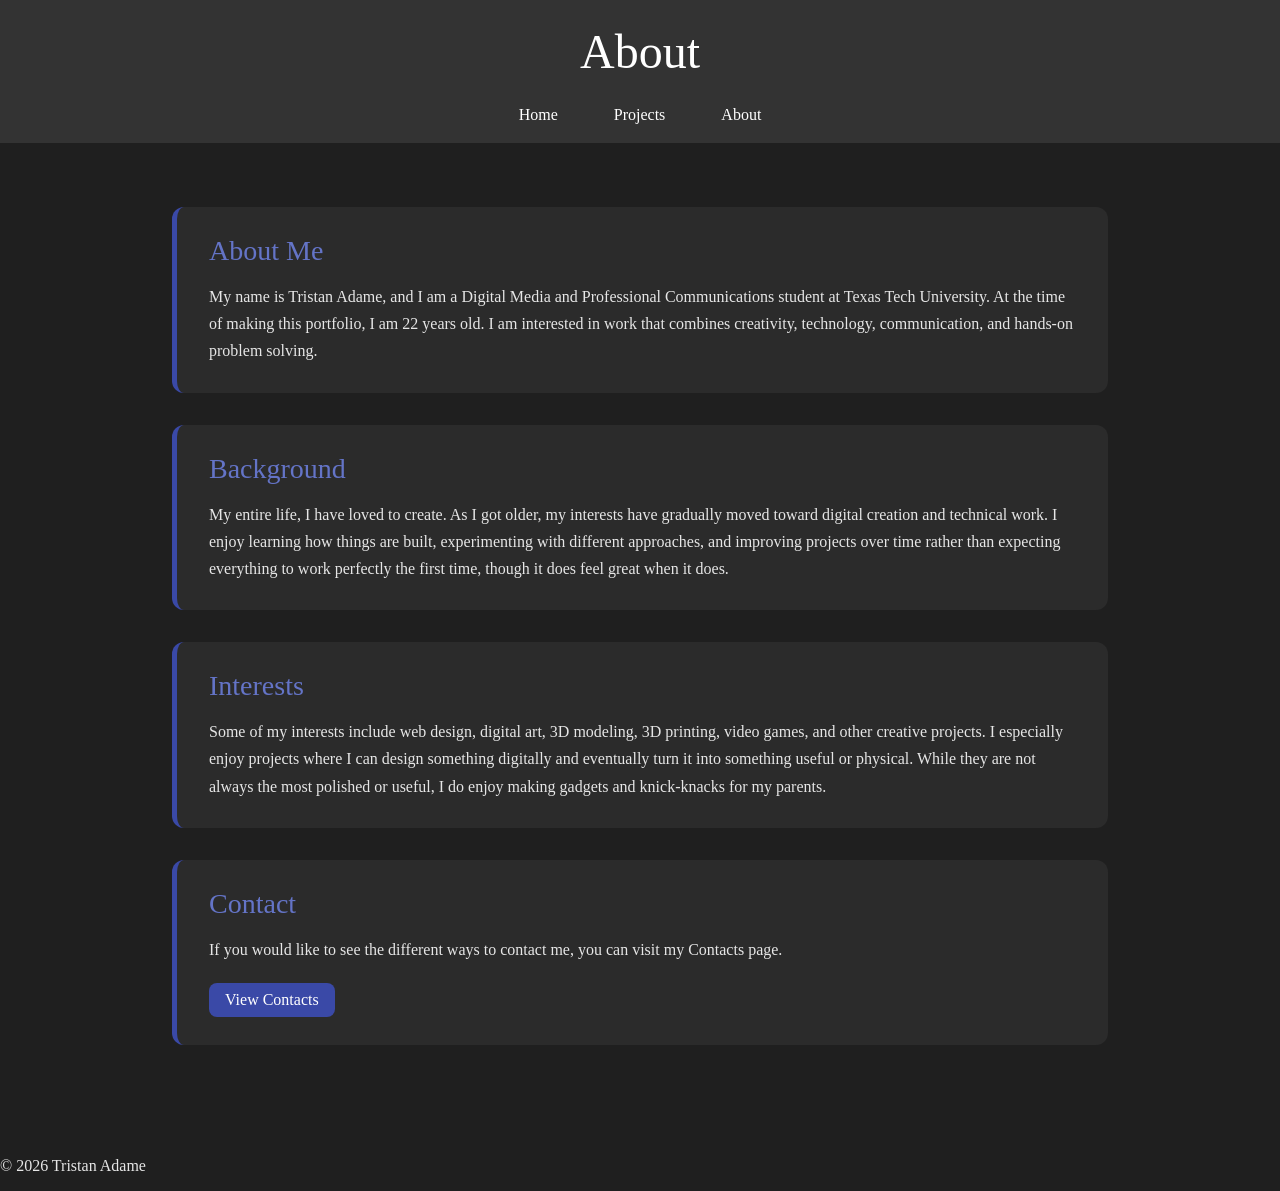
<file: project-02/about/about.html>
<!DOCTYPE html>
<html lang="en">

<head>
  <meta charset="UTF-8">
  <meta name="viewport" content="width=device-width, initial-scale=1.0">
  <title>Professional Portfolio - About</title>
  <link rel="stylesheet" href="../style.css">
</head>

<body> 
    <header class="page-header">
        <div class="page-title">
            <h1>About</h1>
        </div>
    </header>

    <nav class="main-navigation">
        <ul>
            <li><a href="../index.html">Home</a></li>
            <li><a href="../projects/projects.html">Projects</a></li>
            <li><a href="about.html">About</a></li>
        </ul>
    </nav>

    <main>
        <section class="about-intro">
            <h2>About Me</h2>

            <p>
                My name is Tristan Adame, and I am a Digital Media and Professional Communications student at Texas Tech University. 
                At the time of making this portfolio, I am 22 years old. 
                I am interested in work that combines creativity, technology, communication, and hands-on problem solving.
            </p>
        </section>

        <section class="about-background">
            <h2>Background</h2>

            <p>
                My entire life, I have loved to create. 
                As I got older, my interests have gradually moved toward digital creation and technical work. 
                I enjoy learning how things are built, experimenting with different approaches, and improving projects over time rather than expecting everything to work perfectly the first time, though it does feel great when it does.
            </p>
        </section>

        <section class="about-interests">
            <h2>Interests</h2>

            <p>
                Some of my interests include web design, digital art, 3D modeling, 3D printing, video games, and other creative projects. 
                I especially enjoy projects where I can design something digitally and eventually turn it into something useful or physical. 
                While they are not always the most polished or useful, I do enjoy making gadgets and knick-knacks for my parents.
            </p>
        </section>

        <section class="about-contact">
            <h2>Contact</h2>

            <p>
                If you would like to see the different ways to contact me, you can visit my Contacts page.
            </p>

            <a href="contacts.html">View Contacts</a>
        </section>
    </main>

    <footer>
        <p>&copy; 2026 Tristan Adame</p>
    </footer>
</body>

</html>
</file>
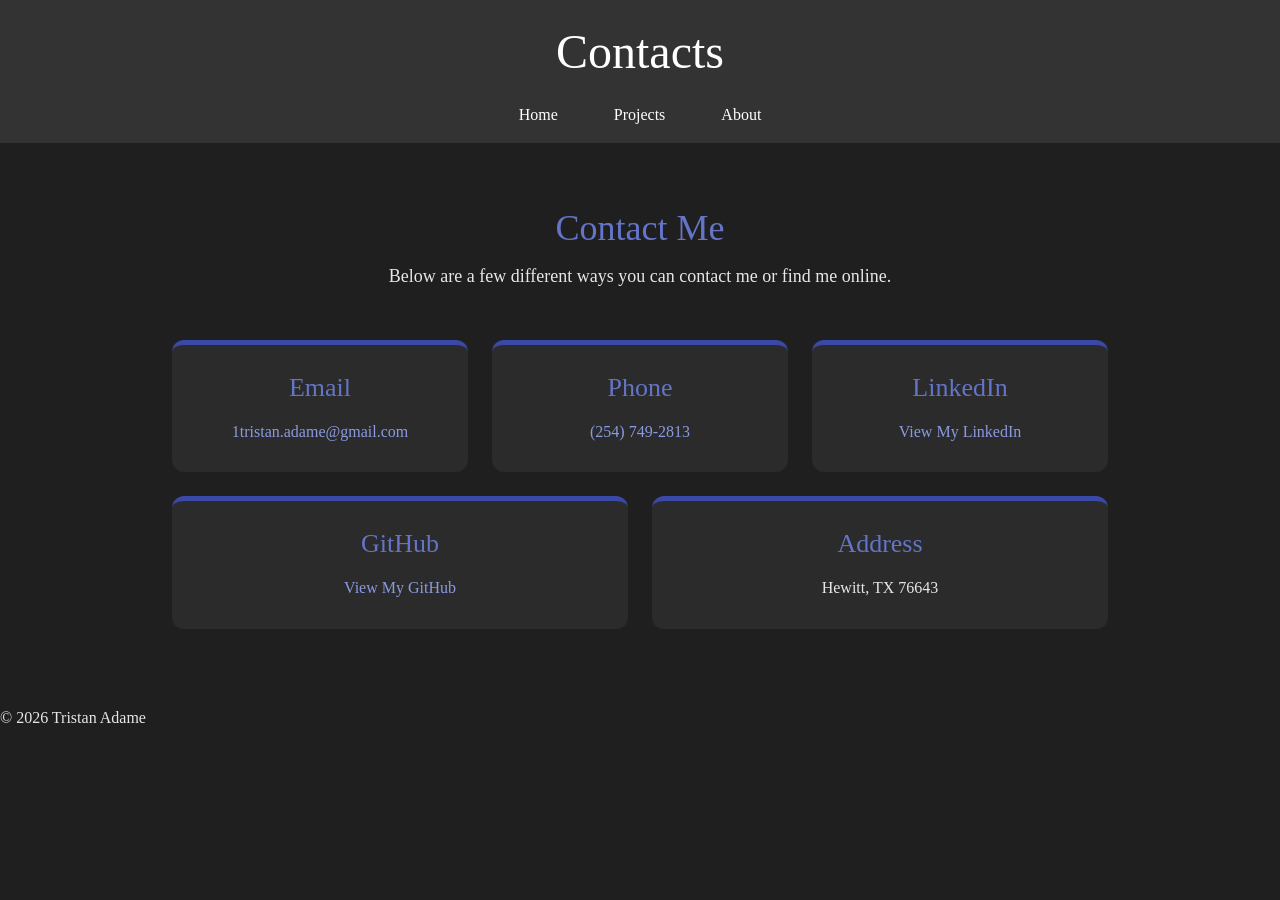
<file: project-02/about/contacts.html>
<!DOCTYPE html>
<html lang="en">

<head>
  <meta charset="UTF-8">
  <meta name="viewport" content="width=device-width, initial-scale=1.0">
  <title>Professional Portfolio - Contacts</title>
  <link rel="stylesheet" href="../style.css">
</head>

<body>
    <header class="page-header">
        <div class="page-title">
            <h1>Contacts</h1>
        </div>
    </header>

    <nav class="main-navigation">
        <ul>
            <li><a href="../index.html">Home</a></li>
            <li><a href="../projects/projects.html">Projects</a></li>
            <li><a href="about.html">About</a></li>
        </ul>
    </nav>

    <main>
        <section class="contacts-intro">
            <h2>Contact Me</h2>
            <p>
                Below are a few different ways you can contact me or find me online.
            </p>
        </section>

        <section class="contact-list">
            <div class="contact-option">
                <h2>Email</h2>
                <p>
                    <a href="mailto:1tristan.adame@gmail.com">1tristan.adame@gmail.com</a>
                </p>
            </div>

            <div class="contact-option">
                <h2>Phone</h2>
                <p>
                    <a href="tel:+12547492813">(254) 749-2813</a>
                </p>
            </div>

            <div class="contact-option">
                <h2>LinkedIn</h2>
                <p>
                    <a href="https://linkedin.com/in/tristan-adame-21b80a263" target="_blank">
                        View My LinkedIn
                    </a>
                </p>
            </div>

            <div class="contact-option">
                <h2>GitHub</h2>
                <p>
                    <a href="https://github.com/Tristaad" target="_blank">
                        View My GitHub
                    </a>
                </p>
            </div>

            <div class="contact-option">
                <h2>Address</h2>
                <p>
                    Hewitt, TX 76643
                </p>
            </div>
        </section>
    </main>

    <footer>
        <p>&copy; 2026 Tristan Adame</p>
    </footer>
</body>

</html>
</file>
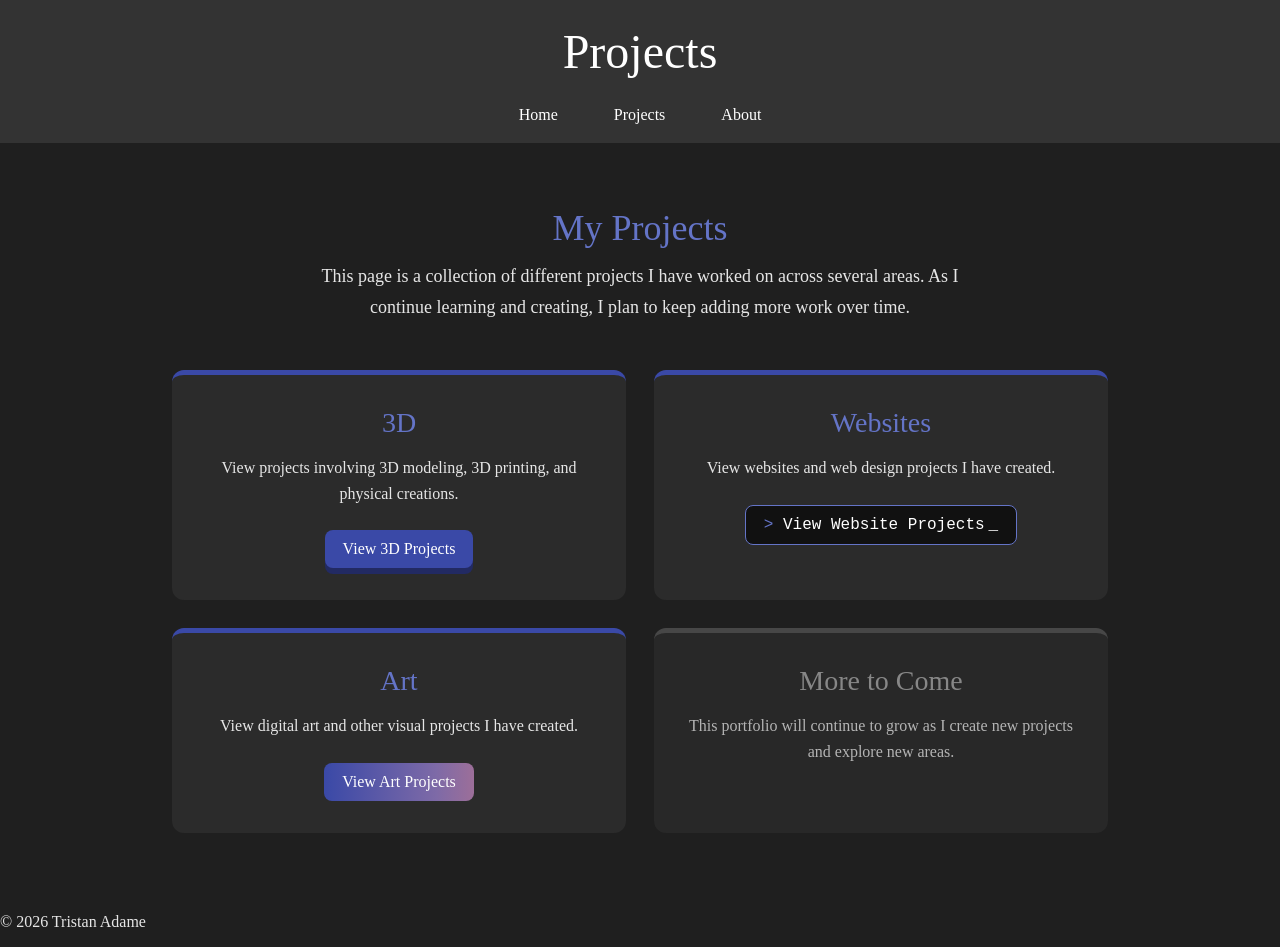
<file: project-02/projects/projects.html>
<!DOCTYPE html>
<html lang="en">

<head>
  <meta charset="UTF-8">
  <meta name="viewport" content="width=device-width, initial-scale=1.0">
  <title>Professional Portfolio - Projects</title>
  <link rel="stylesheet" href="../style.css">
</head>

<body>
    <header class="page-header">
        <div class="page-title">
            <h1>Projects</h1>
        </div>
    </header>

    <nav class="main-navigation">
        <ul>
            <li><a href="../index.html">Home</a></li>
            <li><a href="projects.html">Projects</a></li>
            <li><a href="../about/about.html">About</a></li>
        </ul>
    </nav>

    <main>
        <section class="projects-intro">
            <h2>My Projects</h2>
            <p>
                This page is a collection of different projects I have worked on across several areas. 
                As I continue learning and creating, I plan to keep adding more work over time.
            </p>
        </section>

        <section class="project-categories">
            <div class="project-category category-3d">
                <h2>3D</h2>
                <p>
                    View projects involving 3D modeling, 3D printing, and physical creations.
                </p>
                <a href="3d/3d-1.html">View 3D Projects</a>
            </div>

            <div class="project-category category-websites">
                <h2>Websites</h2>
                <p>
                    View websites and web design projects I have created.
                </p>
                <a href="websites/websites-1.html">View Website Projects</a>
            </div>

            <div class="project-category category-art">
                <h2>Art</h2>
                <p>
                    View digital art and other visual projects I have created.
                </p>
                <a href="art/art-1.html">View Art Projects</a>
            </div>

            <div class="project-category more-projects">
                <h2>More to Come</h2>
                <p>
                    This portfolio will continue to grow as I create new projects and explore new areas.
                </p>
            </div>
        </section>
    </main>

    <footer>
        <p>&copy; 2026 Tristan Adame</p>
    </footer>
</body>

</html>
</file>
<file: project-01/style.css>
:root {
    --main-blue: #2F3C7E;
    --text-color: #1F2937;
    --page-background: #F5F1E8;
    --card-background: #FFFFFF;
    --accent-color: #C49A5A;
    --dark-green: #3F4F44;
    --border-color: #222222;
}

* {
    margin: 0;
    padding: 0;
    box-sizing: border-box;
}

body {
    font-family: Georgia, "Times New Roman", serif;
    line-height: 1.7;
    background-color: var(--page-background);
    color: var(--text-color);
}

header {
    background-color: var(--main-blue);
    color: var(--page-background);
    padding: 24px;
    border-bottom: 8px solid var(--accent-color);
}

.page-navigation {
    max-width: 1000px;
    margin: 0 auto;
    display: flex;
    justify-content: space-between;
    align-items: center;
    gap: 24px;
}

.page-navigation h1 {
    font-size: 32px;
    font-weight: normal;
}

.page-navigation ul {
    list-style: none;
    display: flex;
    gap: 16px;
    flex-wrap: wrap;
}

.page-navigation a {
    color: var(--page-background);
    text-decoration: none;
    padding: 8px 12px;
    border: 1px solid transparent;
    transition: color 0.3s ease, border-color 0.3s ease;
}

.page-navigation a:hover {
    color: var(--accent-color);
    border-color: var(--accent-color);
}

.intro-section {
    max-width: 1000px;
    margin: 0 auto;
    padding: 80px 0;
    display: flex;
    align-items: center;
}

.intro-text {
    max-width: 700px;
}

.intro-section h2 {
    font-size: 44px;
    line-height: 1.1;
    font-weight: normal;
    margin-bottom: 24px;
}

.intro-section p {
    font-size: 18px;
    margin-bottom: 32px;
}

.main-button {
    display: inline-block;
    background-color: var(--accent-color);
    color: var(--text-color);
    text-decoration: none;
    padding: 14px 24px;
    border: 2px solid var(--accent-color);
    transition: background-color 0.3s ease, color 0.3s ease, transform 0.3s ease;
}

.main-button:hover {
    background-color: transparent;
    color: var(--page-background);
    transform: translateY(-4px);
}

main {
    max-width: 1000px;
    margin: 0 auto;
    padding: 48px 24px;
}

.page-section {
    margin-bottom: 64px;
}

.page-section h2 {
    font-size: 32px;
    font-weight: normal;
    color: var(--main-blue);
    border-bottom: 2px solid var(--accent-color);
    padding-bottom: 8px;
    margin-bottom: 24px;
}

.page-section p {
    margin-bottom: 16px;
}

.skill-list,
.project-list {
    display: flex;
    gap: 24px;
    flex-wrap: wrap;
}

.skill-card,
.project-card {
    background-color: var(--card-background);
    border: 2px solid var(--border-color);
    padding: 24px;
    flex: 1 1 250px;
    transition: transform 0.3s ease, box-shadow 0.3s ease;
}

.skill-card:hover,
.project-card:hover {
    transform: translateY(-6px);
    box-shadow: 8px 8px 0 var(--accent-color);
}

.skill-card h3,
.project-card h3 {
    color: var(--dark-green);
    font-size: 22px;
    margin-bottom: 12px;
}

.project-card img {
    width: 100%;
    height: 220px;
    object-fit: cover;
    border: 1px solid var(--border-color);
    margin-bottom: 16px;
}

.project-link {
    display: inline-block;
    margin-top: 12px;
    color: var(--main-blue);
    text-decoration: none;
    border-bottom: 2px solid var(--accent-color);
    transition: color 0.3s ease, border-color 0.3s ease;
}

.project-link:hover {
    color: var(--accent-color);
    border-color: var(--main-blue);
}

footer {
    background-color: var(--dark-green);
    color: var(--page-background);
    text-align: center;
    padding: 32px 24px;
}

footer h2 {
    font-size: 28px;
    font-weight: normal;
    margin-bottom: 16px;
}

footer p {
    margin-bottom: 12px;
}

footer a {
    color: var(--accent-color);
    transition: color 0.3s ease;
}

footer a:hover {
    color: var(--page-background);
}

@media (max-width: 700px) {
    .page-navigation {
        flex-direction: column;
        align-items: flex-start;
    }

    .page-navigation ul {
        flex-direction: column;
        gap: 8px;
    }

    .intro-section {
        padding: 48px 0;
    }

    .intro-section h2 {
        font-size: 34px;
    }

    .skill-list,
    .project-list {
        flex-direction: column;
    }

    .project-card img {
        height: auto;
    }
}
</file>
<file: project-02/style.css>
* {
  box-sizing: border-box;
}

body {
  margin: 0;
  background-color: #1f1f1f;
  color: #e6e6e6;
}


/* Header and Navigation */

.page-header {
  width: 100%;
  background-color: #333333;
  color: #ffffff;
}

.page-title {
  text-align: center;
  padding: 24px 16px 12px;
}

.page-title h1 {
  margin: 0;
  font-size: 48px;
  font-weight: normal;
}

.main-navigation {
  position: sticky;
  top: 0;
  z-index: 1000;
  background-color: #333333;
  padding: 8px 32px 12px;
}

.main-navigation ul {
  list-style: none;
  margin: 0;
  padding: 0;
  display: flex;
  justify-content: center;
  flex-wrap: wrap;
  gap: 8px 32px;
}

.main-navigation li {
  margin: 0;
}

.main-navigation a {
  display: block;
  padding: 7px 12px;
  color: #ffffff;
  text-decoration: none;
  border-radius: 8px;
  transition: background-color 0.3s ease, color 0.3s ease;
}

.main-navigation a:hover {
  background-color: #dddddd;
  color: #3A49A7;
}


/* Main Content */

main {
  max-width: 1000px;
  margin: 0 auto;
  padding: 64px 32px;
}


/* Shared Intro Styles */

.home-intro,
.contacts-intro,
.projects-intro,
.project-page-intro {
  text-align: center;
}

.contacts-intro,
.projects-intro,
.project-page-intro {
  margin-bottom: 48px;
}

.home-intro {
  margin-bottom: 64px;
}

.home-intro h2,
.contacts-intro h2,
.projects-intro h2,
.project-page-intro h2 {
  margin-top: 0;
  margin-bottom: 12px;
  font-size: 36px;
  font-weight: normal;
  color: #6474c7;
}

.home-intro h2 {
  margin-bottom: 16px;
}

.home-intro p,
.contacts-intro p,
.projects-intro p,
.project-page-intro p {
  font-size: 18px;
  line-height: 1.7;
}

.home-intro p {
  max-width: 650px;
  margin: 0 auto;
}

.contacts-intro p {
  margin: 0;
}

.projects-intro p,
.project-page-intro p {
  max-width: 700px;
  margin: 0 auto;
}


/* Shared Card Styles */

.home-option,
.contact-option,
.project-category,
.coming-soon,
.project-item {
  background-color: #2b2b2b;
  border-radius: 12px;
}

.home-option,
.contact-option,
.project-category,
.project-item {
  border-top: 5px solid #3A49A7;
}

.home-option,
.contact-option,
.project-category,
.coming-soon {
  text-align: center;
}

.home-option h2,
.contact-option h2,
.project-category h2,
.coming-soon h2,
.project-item h2 {
  margin-top: 0;
  font-weight: normal;
  color: #6474c7;
}


/* Home */

.home-options {
  display: flex;
  gap: 32px;
}

.home-option {
  flex: 1;
  padding: 32px;
}

.home-option h2 {
  margin-bottom: 12px;
  font-size: 28px;
}

.home-option p {
  line-height: 1.6;
  margin-bottom: 24px;
}

.home-option a,
.about-contact a,
.project-category a {
  display: inline-block;
  color: #ffffff;
  text-decoration: none;
  border-radius: 8px;
}

.home-option a {
  padding: 8px 16px;
  background-color: #111111;
  transition: background-color 0.3s ease, color 0.3s ease;
}

.home-option a:hover {
  background-color: #dddddd;
  color: #3A49A7;
}


/* About */

.about-intro,
.about-background,
.about-interests,
.about-contact {
  background-color: #2b2b2b;
  padding: 28px 32px;
  margin-bottom: 32px;
  border-radius: 12px;
  border-left: 5px solid #3A49A7;
}

.about-intro h2,
.about-background h2,
.about-interests h2,
.about-contact h2 {
  margin-top: 0;
  margin-bottom: 12px;
  font-size: 28px;
  font-weight: normal;
  color: #6474c7;
}

.about-intro p,
.about-background p,
.about-interests p,
.about-contact p {
  margin-bottom: 0;
  line-height: 1.7;
}

.about-contact a {
  margin-top: 20px;
  padding: 8px 16px;
  background-color: #3A49A7;
  transition: background-color 0.3s ease, color 0.3s ease, transform 0.3s ease;
}

.about-contact a:hover {
  background-color: #dddddd;
  color: #3A49A7;
  transform: translateY(-3px);
}


/* Contacts */

.contact-list,
.project-categories,
.category-projects {
  display: flex;
  flex-wrap: wrap;
}

.contact-list {
  gap: 24px;
}

.contact-option {
  flex: 1 1 280px;
  padding: 28px;
}

.contact-option h2 {
  margin-bottom: 16px;
  font-size: 26px;
}

.contact-option p {
  margin: 0;
  line-height: 1.6;
}

.contact-option a {
  color: #8b9ae0;
  text-decoration: none;
  transition: color 0.3s ease;
}

.contact-option a:hover {
  color: #ffffff;
  text-decoration: underline;
}


/* Projects Hub */

.project-categories {
  justify-content: center;
  gap: 28px;
}

.project-category {
  flex: 1 1 400px;
  max-width: 460px;
  padding: 32px;
}

.project-category h2 {
  margin-bottom: 12px;
  font-size: 28px;
}

.project-category p {
  line-height: 1.6;
  margin-bottom: 24px;
}

.project-category a {
  padding: 10px 18px;
}


/* 3D Button */

.category-3d a {
  background-color: #3A49A7;
  box-shadow: 0 6px 0 #222a63;
  transition: transform 0.2s ease, box-shadow 0.2s ease;
}

.category-3d a:hover {
  transform: translateY(6px);
  box-shadow: 0 0 0 #222a63;
}


/* Website Button */

.category-websites a {
  display: block;
  width: fit-content;
  margin: 0 auto;
  background-color: #111111;
  font-family: "Courier New", monospace;
  border: 1px solid #6474c7;
  transition: background-color 0.3s ease, color 0.3s ease;
}

.category-websites a::before {
  content: "> ";
  color: #6474c7;
}

.category-websites a::after {
  content: "_";
  margin-left: 4px;
  animation: typing-cursor 0.8s step-end infinite;
}

.category-websites a:hover {
  background-color: #dddddd;
  color: #1f1f1f;
}

@keyframes typing-cursor {
  50% {
    opacity: 0;
  }
}


/* Art Button */

.category-art a {
  background: linear-gradient(
    to right,
    #3A49A7,
    #7E6AA7,
    #D9787D,
    #D8BD55,
    #3A49A7
  );
  background-size: 300% 100%;
  animation: art-gradient 6s linear infinite;
  transition: transform 0.3s ease;
}

.category-art a:hover {
  transform: scale(1.05);
}

@keyframes art-gradient {
  0% {
    background-position: 0% 50%;
  }

  100% {
    background-position: 300% 50%;
  }
}


/* Future Projects */

.more-projects {
  border-top-color: #555555;
  opacity: 0.75;
}

.more-projects h2 {
  color: #aaaaaa;
}

.more-projects p {
  margin-bottom: 0;
}


/* Individual Project Pages */

.category-projects {
  justify-content: center;
  gap: 28px;
}

.coming-soon {
  width: 100%;
  max-width: 650px;
  padding: 40px 32px;
  border: 2px dashed #555555;
}

.coming-soon h2 {
  margin-bottom: 12px;
  font-size: 28px;
}

.coming-soon p {
  margin: 0;
  line-height: 1.7;
  color: #cccccc;
}


/* Future Project Cards */

.project-item {
  flex: 1 1 280px;
  max-width: 440px;
  padding: 28px;
}

.project-item h2 {
  margin-bottom: 12px;
  font-size: 26px;
}

.project-item p {
  line-height: 1.6;
}


/* Responsive Design for Mobile Devices */

@media (max-width: 700px) {
  main {
    padding: 48px 20px;
  }

  .home-options {
    flex-direction: column;
  }

  .about-intro,
  .about-background,
  .about-interests,
  .about-contact {
    padding: 24px 20px;
  }

  .contact-option {
    padding: 24px 20px;
  }

  .project-page-intro {
    margin-bottom: 36px;
  }

  .coming-soon,
  .project-item {
    padding: 24px 20px;
  }
}
</file>
<file: week-03-exercise-01/style.css>
* {box-sizing: border-box;}

body {
    font-family: "Times New Roman", sans-serif;
    background-color: #093474;
    margin: 1px;
    padding: 1px;
}

.card {
    max-width: 600px;
    background-color: #0c85e9;
    margin: 0 auto;
    padding: 32px;
    border: 5px dashed #1dbff0;
}

h1 {
    color: #6b0606;
    font-size: 24px;
    font-weight: bold;
    margin: 1 1 16px;
}

p {
    color: #643806;
    font-size: 16px;
    margin: 1 1 16px;
}
</file>
<file: week-04-exercise-01/style.css>
* {
    box-sizing: border-box;
}

html,
body {
    min-height: 100vh;
    margin: 0;
}

body {
    font-family: "Times New Roman", serif;
    line-height: 2;
    display: flex;
    justify-content: center;
    align-items: flex-start;
    padding: 32px 0;
    background-color: rgb(133, 130, 119);
}

main {
    max-width: 800px;
    width: 90%;
    padding: 16px;
    border: 1px solid rgba(0, 0, 0, 0.25);
    background-color: rgb(187, 183, 168);
}

h1 {
    font-weight: normal;
    font-size: 48px;
    line-height: 1em;
    margin-top: 48px;
    margin-bottom: 48px;
    text-align: center;
}

h2 {
    font-size: 24px;
    margin-top: 48px;
    margin-bottom: 16px;
    border-bottom: 1px solid rgba(0, 0, 0, 1);
    padding-bottom: 16px;
}

ul {
    margin: 16px;
    padding: 20px;
}

ul + ul {
    border-top: 2px solid rgba(0, 0, 0, 0.5);
}

li + li {
    margin-top: 8px;
    border-top: 1px solid rgba(0, 0, 0, 0.25);
}

.screenshot-container {
    margin: 32px 0;
    padding: 16px;
    border: 1px solid rgba(0, 0, 0, 1);
    text-align: center;
    background-color: rgb(233, 231, 223);
}

.screenshot-container img {
    max-width: 100%;
    height: auto;
    display: block;
    margin: 0 auto;
    border: 1px solid rgba(0, 0, 0, 0.25);
}
</file>
<file: week-04-exercise-02/style.css>
* {
    box-sizing: border-box;
}

html,
body {
    min-height: 100vh;
    margin: 0;
}

body {
    font-family: Georgia, serif;
    line-height: 2;
    display: flex;
    justify-content: center;
    align-items: flex-start;
    padding: 40px 0;
    background-color: #8F8F8F;
}

main {
    max-width: 1200px;
    width: 90%;
    padding: 24px;
    border: 1px solid rgba(0, 0, 0, 0.25);
    background-color: #AFAFAF;
}

h1 {
    font-weight: normal;
    font-size: 48px;
    line-height: 1em;
    margin-top: 48px;
    margin-bottom: 48px;
    text-align: center;
}

main>p {
    margin-bottom: 32px;
    text-align: center;
    max-width: 800px;
    margin-left: auto;
    margin-right: auto;
}

.collection-grid {
    margin: 36px 0;
    display: flex;
    flex-direction: row;
    justify-content: center;
    flex-wrap: wrap;
    gap: 16px;
}

.collection-card {
    border: 2px solid rgba(0, 0, 0, 0.3);
    padding: 20px;
    flex: 1 1 300px;
    border-radius: 8px;
}

.collection-card img {
    width: 100%;
    height: auto;
    display: block;
    border: 1px solid rgba(0, 0, 0, 0.25);
    margin-bottom: 16px;
    border-radius: 4px;
}

.collection-card h2 {
    font-size: 24px;
    font-weight: bold;
    margin-top: 0;
    margin-bottom: 8px;
    line-height: 1.2;
}

.collection-card .details {
    font-size: 14px;
    color: rgba(0, 0, 0, 0.75);
    margin-bottom: 16px;
    font-style: italic;
}

.collection-card .description {
    font-size: 16px;
    margin-bottom: 0;
    line-height: 1.6;
}

@media (width >= 480px) {
    .collection-card {
        flex-direction: column;
        align-items: center;
        flex-basis: 45%;
    }
}

@media (width >= 1024px) {
    .collection-card {
        flex-direction: column;
        align-items: center;
        flex-basis: 30%;
    }
}

.card-slot-1 {
    background-color: #7E6AA7;
}

.card-slot-2 {
    background-color: #7FBF4D;
}

.card-slot-3 {
    background-color: #4FA3D1;
}

.card-slot-4 {
    background-color: #D9A35F;
}

.card-slot-5 {
    background-color: #D8BD55;
}

.card-slot-6 {
    background-color: #D9787D;
}
</file>
<file: week-05-exercise-01/style.css>
* {
    margin: 0;
    padding: 0;
    box-sizing: border-box;
}

body {
    font-family: "Times New Roman", serif;
    line-height: 2;
    background-color: #fafafa;
    color: #1F2937;
    padding: 32px 16px;
}

.container {
    max-width: 800px;
    margin: 0 auto;
    display: flex;
    flex-direction: column;
    gap: 48px;
}

h1 {
    font-size: 48px;
    line-height: 1em;
    font-weight: normal;
    text-align: center;
    margin-bottom: 16px;
}

.subtitle {
    text-align: center;
    font-size: 16px;
    color: #6B7280;
    margin-bottom: 32px;
}

h2 {
    font-size: 24px;
    font-weight: normal;
    border-bottom: 1px solid #000000;
    padding-bottom: 8px;
    margin-bottom: 16px;
}

.button-section {
    padding: 32px;
    background-color: #ffffff;
    border: 1px solid rgba(0, 0, 0, 0.25);
    text-align: left;
}

.button-section p {
    font-size: 16px;
    margin-bottom: 24px;
}

button {
    font-family: "Times New Roman", serif;
    font-size: 18px;
    cursor: pointer;
    border-radius: 0;
    padding: 16px 32px;
    max-width: 100%;
    white-space: normal;
    line-height: 1.3;
    text-align: center;
    display: inline-flex;
    align-items: center;
    justify-content: center;
}

@media (max-width: 400px) {
    .button-section button {
        padding: 12px 18px;
        font-size: 16px;
    }
}

.button-01 {
    background-color: #0066CC;
    color: #ffffff;
    border: 2px solid #0066CC;
    transition: background-color 0.3s ease, color 0.3s ease, border-color 0.3s ease;
}

.button-01:hover {
    background-color: #ffffff;
    color: #0066CC;
    border-color: #0066CC;
}

.button-02 {
    background-color: #0e6027;
    color: #ffffff;
    border: 2px solid #0e6027;
    transition: transform 0.3s ease, box-shadow 0.3s ease;
}

.button-02:hover {
    transform: translateY(-4px);
    box-shadow: 0 8px 16px rgba(0, 0, 0, 0.2);
}

/*Personalized Button Styles Starts Here
Button Style 03: Border Reveal*/

.button-03 {
    background-color: #00cddb;
    color: #00343A;
    border: 2px solid #ffffff00;
    transition: transform 0.3s ease, box-shadow 0.3s ease;
}

.button-03:hover {
    transform: scale(0.85);
    box-shadow: 0 0 0 4px #fafafa, 0 0 0 10px #00a8b4;
}

/*Button Style 04: Color Fill*/

.button-04 {
    background-color: #ebebeb;
    color: #2B1A12;
    border: 2px solid #000000;
    transition: transform 0.3s ease, background-color 0.3s ease;
}

.button-04:hover {
    transform: scale(1.05);
    background-color: #c59466;
}

/*Button Style 05: Sliding Cover*/

.button-05 {
    position: relative;
    overflow: hidden;
    background-color: #f0d28a;
    color: #3A2208;
    border: 2px solid #000000;
    transition: box-shadow 0.3s ease;
}

.button-05-cover {
    position: absolute;
    top: 0;
    left: 0;
    width: 100%;
    height: 100%;
    background-color: #4f6fd8;
    color: #F6F2FF;
    display: flex;
    align-items: center;
    justify-content: center;
    text-align: center;
    transition: transform 0.3s ease;
}

.button-05:hover {
    box-shadow: 0 8px 16px rgba(0, 0, 0, 0.2);
}

.button-05:hover .button-05-cover {
    transform: translateX(-95%);
}

/*Button Style 06: Gradient Flow*/

.button-06 {
    background-color: #EE6C45;
    background: linear-gradient(45deg, #50366F, #EE6C45, #FFCE61);
    background-size: 200%;
    background-position: left;
    color: #FFF4C7;
    text-shadow: 1px 1px 2px #000000;
    border: 2px solid #000000;
    transition: background-position 0.5s ease, transform 0.3s ease;
}

.button-06:hover {
    background-position: right;
    transform: scale(1.03);
}

/*Bonus Button Style 06: Continuous Gradient Flow
This is an attempt at making an actual continuous gradient effect
The amount of extra effort and research it took to make this work was immense, and I regret having the idea, but I stuck to it and finished it*/

.bonus-heading {
    margin-top: 64px;
}

@property --sunset-shift {
    syntax: "<length>";
    initial-value: 0px;
    inherits: false;
}

.bonus-button-06 {
    --sunset-shift: 0px;
    background-color: #EE6C45;
    background: repeating-linear-gradient(45deg, #50366F calc(var(--sunset-shift) + 0px), #EE6C45 calc(var(--sunset-shift) + 50px), #FFCE61 calc(var(--sunset-shift) + 100px), #EE6C45 calc(var(--sunset-shift) + 150px), #50366F calc(var(--sunset-shift) + 200px));
    color: #FFF4C7;
    text-shadow: 1px 1px 2px #000000;
    border: 2px solid #000000;
    transition: transform 0.3s ease;
}

.bonus-button-06:hover {
    animation: sunset-flow 6s linear infinite;
    transform: scale(1.05);
}

@keyframes sunset-flow {
    from {
        --sunset-shift: 0px;
    }
    to {
        --sunset-shift: -200px;
    }
}
</file>
<file: week-06-exercise-01/css/style.css>
* {
  margin: 0;
  padding: 0;
  box-sizing: border-box;
}

body {
  font-family: "Times New Roman", serif;
  font-size: 16px;
  line-height: 2;
  color: #111111;
  background-color: #ffffff;
  display: flex;
  justify-content: center;
  align-items: flex-start;
  min-height: 100vh;
  padding: 32px 0;
}

main {
  max-width: 800px;
  width: 100%;
  padding: 0 16px;
}

h1 {
  font-size: 3.75rem;
  font-weight: normal;
  line-height: 1em;
  letter-spacing: -0.25rem;
  text-align: center;
  margin-bottom: 24px;
  padding-bottom: 48px;
  border-bottom: 1px solid rgba(0, 0, 0, 1);
}

h2 {
  font-size: 24px;
  font-weight: normal;
  margin-top: 32px;
  margin-bottom: 16px;
  padding-bottom: 8px;
  border-bottom: 1px solid rgba(0, 0, 0, 1);
}

p {
  margin-bottom: 16px;
}

ul {
  margin-left: 32px;
  margin-bottom: 16px;
}

li {
  margin-bottom: 8px;
}

a {
  color: #0066CC;
  text-decoration: underline;
}

a:hover {
  color: #004499;
}

code {
  font-family: monospace;
  background-color: #f5f5f5;
  padding: 2px 6px;
  border: 1px solid rgba(0, 0, 0, 0.25);
}

/*Here is where the nav menus start*/

.nav-simple {
  position: fixed;
  left: 32px;
  top: 32px;
  width: 120px;
}

.nav-simple ul {
  list-style: none;
  margin: 0;
  padding: 0;
}

.nav-simple li {
  margin-bottom: 8px;
}

.nav-simple a {
  display: block;
  padding: 8px 10px;
  color: #0066CC;
  text-decoration: none;
  background-color: #ffffff;
  border: 1px solid #00000025;
  border-radius: 8px;
  transition: background-color 0.3s ease, color 0.3s ease;
}

.nav-simple a:hover {
  background-color: #dddddd;
  color: #3A49A7;
}

.nav-simple+main {
  margin-left: 170px;
}

.nav-horizontal {
  position: fixed;
  top: 0;
  left: 0;
  right: 0;
  background-color: #333333;
  padding: 11px 32px 8px;
  box-shadow: 0 2px 4px #00000025;
  z-index: 1000;
  border-radius: 0;
}

.nav-horizontal ul {
  list-style: none;
  margin: 0;
  padding: 0;
  display: flex;
  justify-content: center;
  flex-wrap: wrap;
  gap: 8px 32px;
}

.nav-horizontal li {
  margin-bottom: 0;
}

.nav-horizontal a {
  display: block;
  padding: 7px 10px;
  color: #ffffff;
  text-decoration: none;
  background-color: #333333;
  border-radius: 8px;
  transition: background-color 0.3s ease, color 0.3s ease;
}

.nav-horizontal a:hover {
  background-color: #dddddd;
  color: #3A49A7;
}

.nav-horizontal+main {
  margin-top: 140px;
}

/*Here starts the custom nav menu*/

.floating-nav {
  position: fixed;
  right: -182px;
  bottom: 2%;
  width: 202px;
  background-color: #111111;
  border: 1px solid #00000040;
  border-radius: 10px 0 0 10px;
  display: flex;
  z-index: 1000;
  transition: right 0.3s ease;
}

.floating-nav:hover,
.floating-nav:focus-within {
  right: 0;
}

.menu-label {
  width: 20px;
  background-color: #0066CC;
  color: #ffffff;
  display: flex;
  align-items: center;
  justify-content: center;
  writing-mode: vertical-rl;
  text-orientation: mixed;
  font-size: 10px;
  letter-spacing: 1px;
  text-transform: uppercase;
  border-radius: 10px 0 0 10px;
}

.floating-nav ul {
  list-style: none;
  margin: 0;
  padding: 12px;
  width: 182px;
}

.floating-nav li {
  margin-bottom: 5px;
}

.floating-nav a {
  display: block;
  padding: 8px 12px;
  color: #ffffff;
  text-decoration: none;
  background-color: #222222;
  border: 1px solid #ffffff40;
  border-radius: 6px;
  transition: background-color 0.3s ease, color 0.3s ease;
}

.floating-nav a:hover {
  background-color: #0066CC;
  color: #ffffff;
}

@media (width >=480px) {
  .nav-horizontal+main {
    margin-top: 120px;
  }
}

@media (width >=1024px) {
  .nav-horizontal+main {
    margin-top: 84px;
  }
}
</file>
